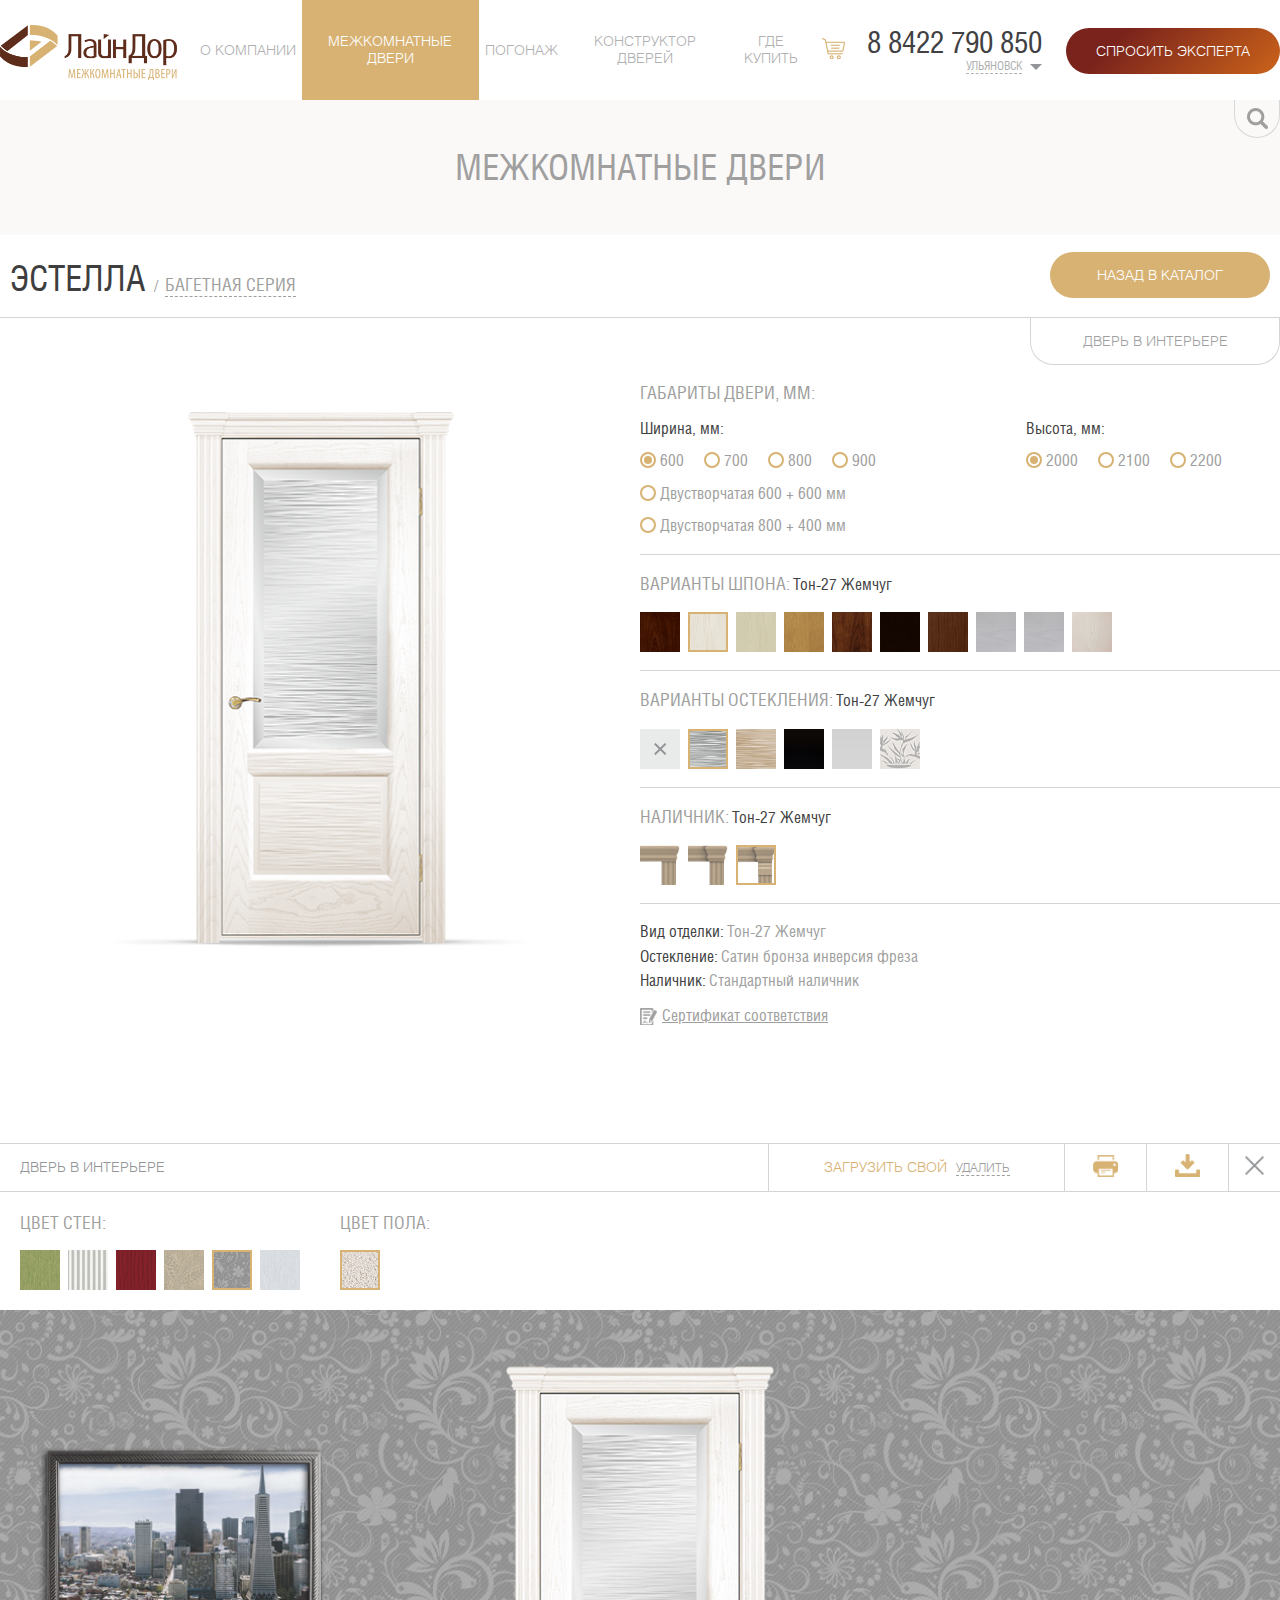
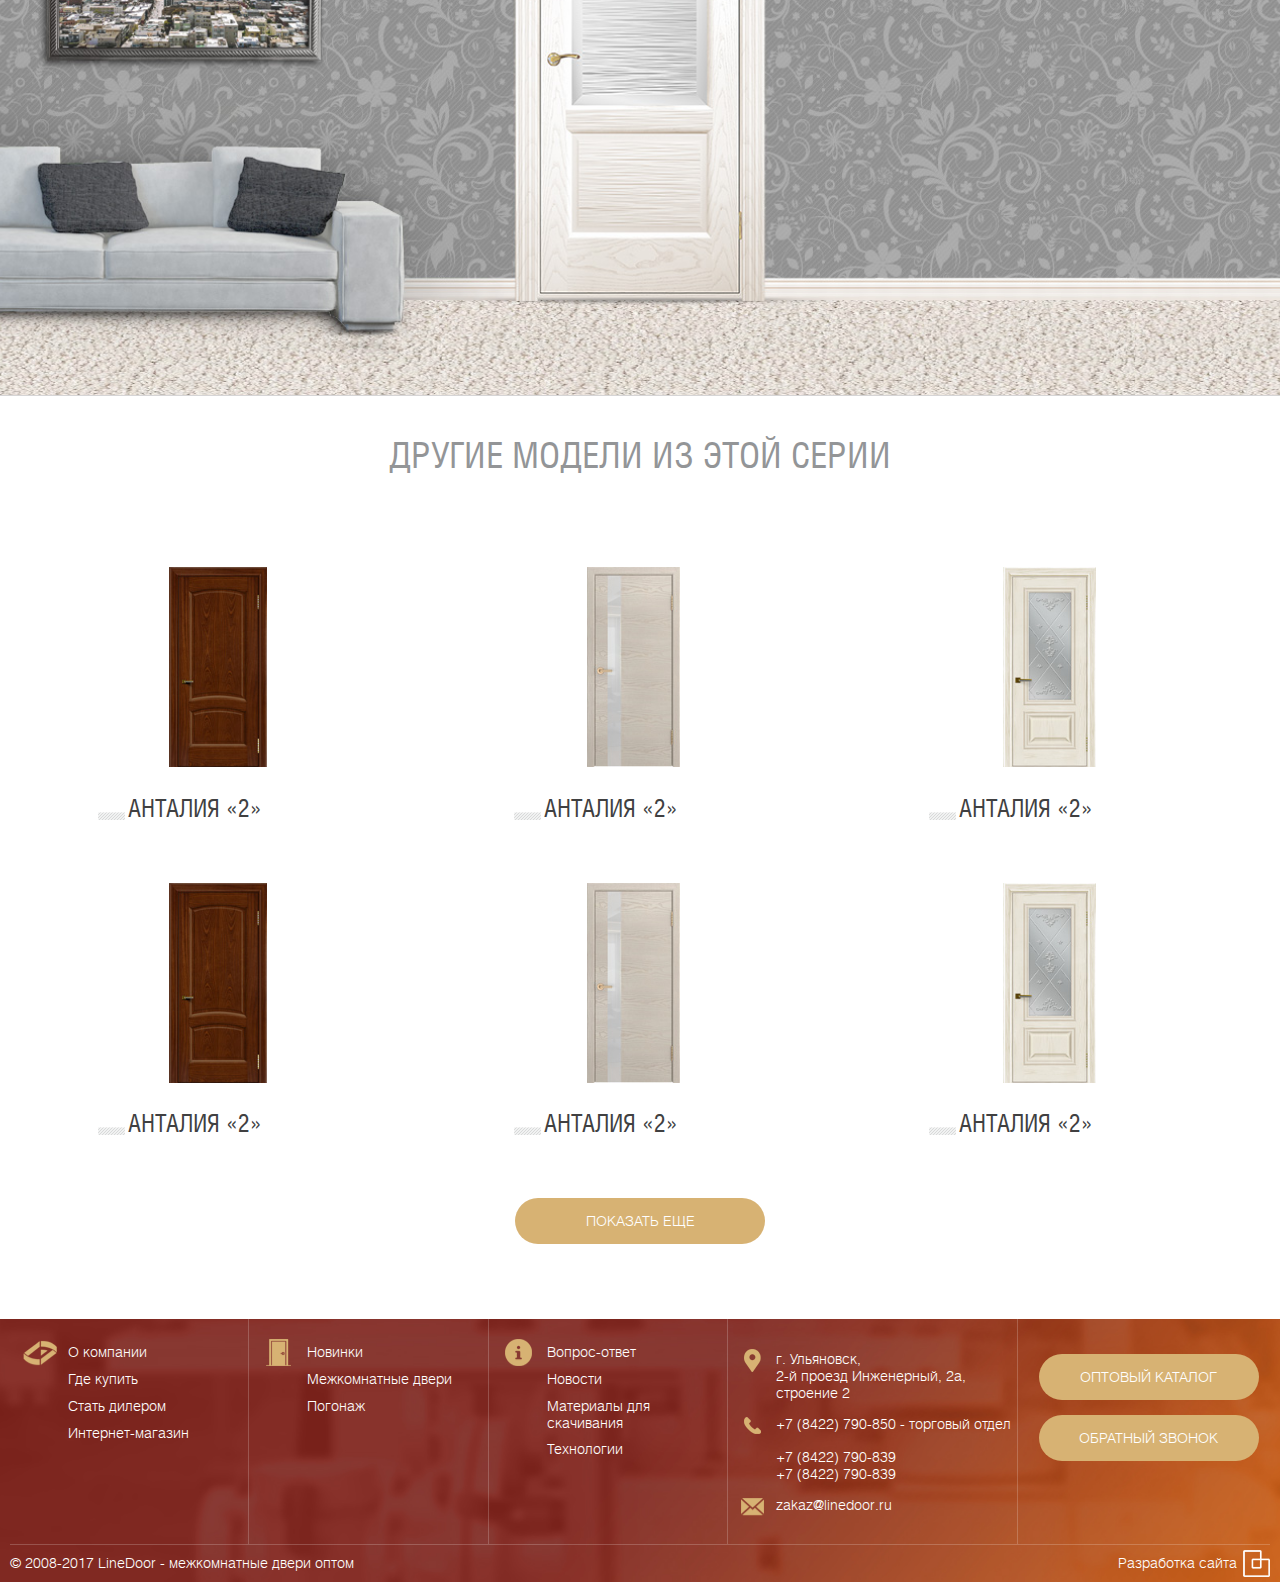
<file: index.html>
<!DOCTYPE html>
<html lang="ru">
<head>
	<meta charset="UTF-8">
	<meta http-equiv="X-UA-Compatible" content="IE=edge">
	<meta name="viewport" content="width=device-width, initial-scale=1">
	<title></title>
	<link rel="shortcut icon" href="">
	
	<link rel="stylesheet" href="css/font.css">
	

	
	<link href="css/style.css" type="text/css" rel="stylesheet" />
	<link href="css/style2.css" type="text/css" rel="stylesheet" charset='utf-8' />
	<link rel="stylesheet" href="css/main.css">
	<link rel="stylesheet" href="css/media.css">
</head>
<body>

<!-- header -->
<div class="block_section_menu_out">
	<div class="block_section_menu">
		<div class="block_search"><!-- open -->
			<div class="block_search_btn"><a href=""></a></div>
			<div class="block_search_open">
				<input type="text" class="inp_search" placeholder="Поиск по сайту">
				<input type="button" class="btn_search">
				<a href="" class="search_close"></a>
			</div>
		</div>
		<div class="header_right">
			<div class="header_tel">
				<span class="header_tel_text">8 8422 790 850</span><br>
				<span class="header_city"><a href="" class="header_city_link"><span>Ульяновск</span></a></span><br>
				
			</div>
			<div class="header_ask"><a href="">Спросить эксперта</a></div>
		</div>	
		<div class="menu_logo"></div>
		<div class="block_main_menu">
			<div class="header_menu_trigram">
				<a href="">
					<span class="header_menu_trigram_one"></span>
					<span class="header_menu_trigram_one"></span>
					<span class="header_menu_trigram_one"></span>
				</a>
				<div class="header_mainnav">
					<ul>
						<li><a href=""><span>О&nbsp;компании</span></a></li>
						<li><a href="" class="selected"><span>Межкомнатные двери</span></a></li>
						<li><a href=""><span>Погонаж</span></a></li>
						<li><a href=""><span>Конструктор дверей</span></a></li>
						<li><a href=""><span>Где купить</span></a></li>
						<li><a href=""><span><span class="ico_menu_basket"></span></span></a></li>
					</ul>
				</div>
			</div>
		</div><!-- block_main_menu -->
	</div>

</div>
<!-- END header -->

<div class="block_content_out block_section_bg_grey">
	<div class="block_content">
		<div class="block_top_head">
			<h1 class="head_grey_36 t_c">Межкомнатные двери</h1>
		</div>
	</div>
</div>

<div class="reset">
<section class="product">
	<div class="container2">
		<div class="product_header">

			<div class="product_breadcrumbs">
				<p class="product_name">эстелла</p>
				<a href="#">Багетная серия</a>
			</div>

			<div class="btn_catalog-back">
				<a href="#">
					<p class="catalog-back-text">Назад в каталог</p>
					<div class="catalog-back_xs">
						<img src="img/back-arrow.png" alt="">
					</div>
				</a>
			</div>

			<div class="clearfix"></div>
		</div>
	</div>

<!-- product_door-selection -->
  <div class="product_door-selection">
	<div class="container door-select_wrap">
		<div class="btn_door-interior">
			<a href="#">дверь в интерьере</a>
		</div>

		<div class="row">

			<div class="table-cell_door">
				<div class="door_img">
					<img src="img/door-selection-01.png" alt="">
				</div>
			</div>

			<div class="table-cell_menu">

				<div class="door_menu_item">
					<p class="door_menu_item_title">Габариты двери, мм:</p>
					<form class="door_form_dimensions row">
						<div class="door_menu_dimen_block">
							<p class="door_menu_dimen_title">Ширина, мм:</p>
							<div class="dimen_input_radio">
								<label>
								    <input class="dimen_radio" type="radio" name="width" checked>
								    <span class="radio-custom"></span>
								    <span class="label">600</span>
								</label>

								<label>
								    <input class="dimen_radio" type="radio" name="width">
								    <span class="radio-custom"></span>
								    <span class="label">700</span>
								</label>

								<label>
								    <input class="dimen_radio" type="radio" name="width">
								    <span class="radio-custom"></span>
								    <span class="label">800</span>
								</label>

								<label>
								    <input class="dimen_radio" type="radio" name="width">
								    <span class="radio-custom"></span>
								    <span class="label">900</span>
								</label>
							</div>
							<div class="dimen_input_radio">
								<label>
								    <input class="dimen_radio" type="radio" name="width">
								    <span class="radio-custom"></span>
								    <span class="label">Двустворчатая 600 + 600 мм</span>
								</label>
							</div>
							<div class="dimen_input_radio">
								<label>
								    <input class="dimen_radio" type="radio" name="width">
								    <span class="radio-custom"></span>
								    <span class="label">Двустворчатая 800 + 400 мм</span>
								</label>
							</div>

						</div>
						<div class="door_menu_dimen_block">
							<p class="door_menu_dimen_title">Высота, мм:</p>

							<div class="dimen_input_radio">
								<label>
								    <input class="dimen_radio" type="radio" name="height" checked>
								    <span class="radio-custom"></span>
								    <span class="label">2000</span>
								</label>

								<label>
								    <input class="dimen_radio" type="radio" name="height">
								    <span class="radio-custom"></span>
								    <span class="label">2100</span>
								</label>

								<label>
								    <input class="dimen_radio" type="radio" name="height">
								    <span class="radio-custom"></span>
								    <span class="label">2200</span>
								</label>
							</div>
						</div>
					</form>
				</div>

				<div class="door_menu_item">
					<p class="door_menu_item_title">Варианты шпона:</p>
					<p class="door_menu_item_subtitle">Тон-27 Жемчуг</p>

					<ul class="material_choice row">
						<li>
							<a href="#">
								<img src="img/shpon-01.png" alt="">
							</a>
						</li>

						<li>
							<a href="#" class="active">
								<img src="img/shpon-02.png" alt="">
							</a>
						</li>

						<li>
							<a href="#">
								<img src="img/shpon-03.png" alt="">
							</a>
						</li>

						<li>
							<a href="#">
								<img src="img/shpon-04.png" alt="">
							</a>
						</li>

						<li>
							<a href="#">
								<img src="img/shpon-05.png" alt="">
							</a>
						</li>

						<li>
							<a href="#">
								<img src="img/shpon-06.png" alt="">
							</a>
						</li>

						<li>
							<a href="#">
								<img src="img/shpon-07.png" alt="">
							</a>
						</li>

						<li>
							<a href="#">
								<img src="img/shpon-08.png" alt="">
							</a>
						</li>

						<li>
							<a href="#">
								<img src="img/shpon-09.png" alt="">
							</a>
						</li>

						<li>
							<a href="#">
								<img src="img/shpon-10.png" alt="">
							</a>
						</li>
					</ul>
						
					
				</div>

				<div class="door_menu_item">
					<p class="door_menu_item_title">Варианты Остекления:</p>
					<p class="door_menu_item_subtitle">Тон-27 Жемчуг</p>

					<ul class="material_choice row">
						<li>
							<a href="#">
								<img src="img/glazing-01.png" alt="">
							</a>
						</li>

						<li>
							<a href="#" class="active">
								<img src="img/glazing-02.png" alt="">
							</a>
						</li>

						<li>
							<a href="#">
								<img src="img/glazing-03.png" alt="">
							</a>
						</li>

						<li>
							<a href="#">
								<img src="img/glazing-04.png" alt="">
							</a>
						</li>

						<li>
							<a href="#">
								<img src="img/glazing-05.png" alt="">
							</a>
						</li>

						<li>
							<a href="#">
								<img src="img/glazing-06.png" alt="">
							</a>
						</li>
					</ul>
					
				</div>

				<div class="door_menu_item">
					<p class="door_menu_item_title">Наличник:</p>
					<p class="door_menu_item_subtitle">Тон-27 Жемчуг</p>

					<ul class="material_choice row">
						<li>
							<a href="#">
								<img src="img/corner-01.png" alt="">
							</a>
						</li>

						<li>
							<a href="#">
								<img src="img/corner-02.png" alt="">
							</a>
						</li>

						<li>
							<a href="#" class="active">
								<img src="img/corner-03.png" alt="">
							</a>
						</li>
					</ul>
				</div>

				<div class="door_menu_item">
					<div class="door_choice_block-text">
						<p class="door_choice_title">Вид отделки:</p>
						<p class="door_choice_name"> Тон-27 Жемчуг</p>
					</div>
					<div class="door_choice_block-text">
						<p class="door_choice_title">Остекление:</p>
						<p class="door_choice_name"> Сатин бронза инверсия фреза</p>
					</div>
					<div class="door_choice_block-text">
						<p class="door_choice_title">Наличник:</p>
						<p class="door_choice_name"> Стандартный наличник</p>
					</div>

					<a href="#" class="door_choice_cert">Сертификат соответствия</a>
				</div>

			</div>

		</div>
	</div>
  </div>
<!-- END product_door-selection -->

<!-- product_door-interior -->
  <div class="product_door-interior">
	<div class="container">
		<ul class="product_main-top">
			<li class="door-interior">
				<p>дверь в интерьере</p>
			</li>
			<li class="prod_upload">
				<a href="#" class="prod_upload-your">загрузить свой</a>
				<a href="#" class="prod_remove">удалить</a>
			</li>
			<li class="prod_print">
				<a href="#">
					<img src="img/prod_print.png" alt="">
				</a>
			</li>
			<li class="prod_down">
				<a href="#">
					<img src="img/prod_down.png" alt="">
				</a>
			</li>
			<li class="prod_exit">
				<a href="#">
					<img src="img/prod_exit.png" alt="">
				</a>
			</li>
		</ul>

		<ul class="product_color">
			<li class="prod_color-walls">
				<p class="color_title">Цвет стен:</p>

				<ul class="color_choice row">
					<li>
						<a href="#">
							<img src="img/color-walls-01.jpg" alt="">
						</a>
					</li>
					<li>
						<a href="#">
							<img src="img/color-walls-02.jpg" alt="">
						</a>
					</li>
					<li>
						<a href="#">
							<img src="img/color-walls-03.jpg" alt="">
						</a>
					</li>
					<li>
						<a href="#">
							<img src="img/color-walls-04.jpg" alt="">
						</a>
					</li>
					<li>
						<a href="#" class="active">
							<img src="img/color-walls-05.jpg" alt="">
						</a>
					</li>
					<li>
						<a href="#">
							<img src="img/color-walls-06.jpg" alt="">
						</a>
					</li>
				</ul>
			</li>

			<li class="prod_color-floor">
				<p class="color_title">Цвет пола:</p>

				<ul class="color_choice row">
					<li>
						<a href="#" class="active">
							<img src="img/color-floor-01.jpg" alt="">
						</a>
					</li>

				</ul>
			</li>
		</ul>
	</div>

	<div class="container">
		<div class="product_display"></div>
	</div>
  </div>
<!-- END product_door-interior -->

</section>

<section class="other-models">
	<div class="container2">
		<h3>Другие модели из этой серии</h3>
		
		<ul class="models_list row">
			<li>
				<a href="#">
					<span class="model_img">
						<img src="img/model-dor-01.jpg" alt="">
					</span>
					<p class="model_name">АНТАЛИЯ «2»</p>
				</a>
			</li>
			<li>
				<a href="#">
					<span class="model_img">
						<img src="img/model-dor-02.jpg" alt="">
					</span>
					<p class="model_name">АНТАЛИЯ «2»</p>
				</a>
			</li>
			<li>
				<a href="#">
					<span class="model_img">
						<img src="img/model-dor-03.jpg" alt="">
					</span>
					<p class="model_name">АНТАЛИЯ «2»</p>
				</a>
			</li>
			<li>
				<a href="#">
					<span class="model_img">
						<img src="img/model-dor-01.jpg" alt="">
					</span>
					<p class="model_name">АНТАЛИЯ «2»</p>
				</a>
			</li>
			<li class="active">
				<a href="#">
					<span class="model_img">
						<img src="img/model-dor-02.jpg" alt="">
					</span>
					<p class="model_name">АНТАЛИЯ «2»</p>
				</a>
			</li>
			<li>
				<a href="#">
					<span class="model_img">
						<img src="img/model-dor-03.jpg" alt="">
					</span>
					<p class="model_name">АНТАЛИЯ «2»</p>
				</a>
			</li>
		</ul>

		<div class="btn_show-more">
			<a href="#">Показать еще</a>
		</div>
	</div>
</section>
</div>

<!-- footer -->
<div class="block_footer">
	<div class="footer_menu_mobile open">
		<div class="footer_menu_mobile_head"><a href="">Меню</a></div>
		<ul class="footer_menu">
			<li><a href="" class="ico_logo">О компании</a></li>
			<li><a href="">Где купить</a></li>
			<li><a href="">Стать дилером</a></li>
			<li><a href="">Интернет-магазин</a></li>
		</ul>
		<ul class="footer_menu">
			<li><a href="" class="ico_door">Новинки</a></li>
			<li><a href="">Межкомнатные двери</a></li>
			<li><a href="">Погонаж</a></li>
		</ul>
		<ul class="footer_menu">
			<li><a href="" class="ico_info">Вопрос-ответ</a></li>
			<li><a href="">Новости</a></li>
			<li><a href="">Материалы для скачивания</a></li>
			<li><a href="">Технологии</a></li>
		</ul>
	</div>
	<footer>
		<div class="footer_colum">
			<ul class="footer_menu">
				<li><a href="" class="ico_logo">О компании</a></li>
				<li><a href="">Где купить</a></li>
				<li><a href="">Стать дилером</a></li>
				<li><a href="">Интернет-магазин</a></li>
			</ul>
		</div>
		<div class="footer_colum">
			<ul class="footer_menu">
				<li><a href="" class="ico_door">Новинки</a></li>
				<li><a href="">Межкомнатные двери</a></li>
				<li><a href="">Погонаж</a></li>
			</ul>
		</div>
		<div class="footer_colum">
			<ul class="footer_menu">
				<li><a href="" class="ico_info">Вопрос-ответ</a></li>
				<li><a href="">Новости</a></li>
				<li><a href="">Материалы для скачивания</a></li>
				<li><a href="">Технологии</a></li>
			</ul>
		</div>
		<div class="footer_colum4">
			<p class="p_ico ico_loc">г. Ульяновск,<br> 2-й проезд Инженерный, 2а, строение 2</p>
			<p class="p_ico ico_tel">+7 (8422) 790-850 - торговый отдел <br><br>
			+7 (8422) 790-839 <br>
			+7 (8422) 790-839
			</p>
			<p class="p_ico ico_mail"><a href="">zakaz@linedoor.ru</a></p>
		</div>
		<div class="footer_colum5">
			<p><a href="" class="btn_lightbrown wdt220px">Оптовый каталог</a></p>
			<p><a href="" class="btn_lightbrown wdt220px">Обратный звонок</a></p>
		</div>
	</footer>
	<div class="footer_sub">
		<div>
			<div class="footer_copy">&copy; 2008-2017 LineDoor - межкомнатные двери оптом</div>
			<div class="footer_interra"><a href="">Разработка сайта</a></div>
		</div>
	</div>
</div>
<!-- END footer -->

	<script src="https://ajax.googleapis.com/ajax/libs/jquery/1.11.1/jquery.min.js"></script>
	<script type="text/javascript" src="js/main.js"></script>
</body>
</html>
</file>
<file: css/font.css>
@font-face {    font-family: 'helios';    src: url('../fonts/heliosthin-webfont.eot');    src: url('../fonts/heliosthin-webfont.eot?#iefix') format('embedded-opentype'),         url('../fonts/heliosthin-webfont.woff2') format('woff2'),         url('../fonts/heliosthin-webfont.woff') format('woff'),         url('../fonts/heliosthin-webfont.ttf') format('truetype');    font-weight: 200;    font-style: normal;}@font-face {    font-family: 'helios';    src: url('../fonts/helioslight-webfont.eot');    src: url('../fonts/helioslight-webfont.eot?#iefix') format('embedded-opentype'),         url('../fonts/helioslight-webfont.woff2') format('woff2'),         url('../fonts/helioslight-webfont.woff') format('woff'),         url('../fonts/helioslight-webfont.ttf') format('truetype');    font-weight: 300;    font-style: normal;}@font-face {    font-family: 'helioscond';    src: url('../fonts/helioscond-webfont.eot');    src: url('../fonts/helioscond-webfont.eot?#iefix') format('embedded-opentype'),         url('../fonts/helioscond-webfont.woff2') format('woff2'),         url('../fonts/helioscond-webfont.woff') format('woff'),         url('../fonts/helioscond-webfont.ttf') format('truetype');    font-weight: 400;    font-style: normal;}@font-face {    font-family: 'helioscond';    src: url('../fonts/helioscond-bold-webfont.eot');    src: url('../fonts/helioscond-bold-webfont.eot?#iefix') format('embedded-opentype'),         url('../fonts/helioscond-bold-webfont.woff2') format('woff2'),         url('../fonts/helioscond-bold-webfont.woff') format('woff'),         url('../fonts/helioscond-bold-webfont.ttf') format('truetype');    font-weight: 700;    font-style: normal;}
</file>
<file: css/style.css>
.head_36{	display: block;	position: relative;	color: #414042;	font-size: 36px;	text-transform: uppercase;	font-family: helioscond, arial;	margin: 0;	padding: 0;	font-weight: normal;}@media (max-width: 500px){	.head_36	{		font-size: 18px;	}}.head_grey_36{	display: block;	position: relative;	color: #a09fa0;	font-size: 36px;	text-transform: uppercase;	font-family: helioscond, arial;	margin: 0;	padding: 0;	font-weight: normal;}@media (max-width: 500px){	.head_grey_36	{		font-size: 18px;	}}.head_grey_18{	display: block;	position: relative;	color: #a09fa0;	font-size: 18px;	text-transform: uppercase;	font-family: helioscond, arial;	margin: 15px 0;	padding: 0;	font-weight: bold;}@media (max-width: 500px){	.head_grey_18	{		font-size: 16px;	}}.head_brown_18{	display: block;	position: relative;	color: #d7b273;	font-size: 18px;	text-transform: uppercase;	font-family: helioscond, arial;	margin: 15px 0;	padding: 0;	font-weight: bold;}@media (max-width: 500px){	.head_brown_18	{		font-size: 16px;	}}.f_r{	float: right;}.f_l{	float: left;}.t_c{	text-align: center;}.v_m{	display: inline-block;	vertical-align: middle;}.t_r{	text-align: right !important;}.t_l{	text-align: left !important;}
</file>
<file: css/style2.css>
@charset "utf-8";
*, *::before, *::after
{
	box-sizing: border-box;
	-moz-box-sizing: border-box;
	-webkit-box-sizing: border-box;
	-webkit-tap-highlight-color: rgba(0,0,0,0); 
	-webkit-tap-highlight-color: transparent; 
}
*, a:active, a:hover, a:focus
{ 
	outline: none !important; 
}
header, nav, section, article, aside, footer 
{
   display:block;
}
html
{
	height: 100%;
}
body
{
	position:relative;
	max-width: 1920px;
	min-width: 320px;
	height:auto !important;
	height:100%;
	min-height:100%;
	vertical-align: top;
	margin: 0 auto; 
	font-size: 14px;
	line-height: 1.2;
	color: #48535f;
	font-family: 'helios', sans-serif;
	background: #fff;
	font-weight: normal;
} 
input, textarea, button {
   -webkit-appearance: none; 
	-moz-appearance: none; 
	-ms-appearance: none; 
	-o-appearance: none; 
	appearance: none;
	-webkit-border-radius: 0; 
	font-family: 'helios', sans-serif;
}	
td
{
	font-size: 14px;
	color: #48535f;
}
table 
{
	border-collapse: collapse;
}
a
{
	color: #48535f;
	text-decoration: underline;
}
a:hover
{
	color: #48535f;
	text-decoration: none;
}
ul, ol
{
	margin: 0;
	padding: 0;
}
ol li
{
	margin: 10px 0 0 17px;
	padding: 0;
}
li
{
	padding: 0;
	margin: 0 0 0 15px;
}
img
{
	border: 0;
	vertical-align: top;
}
p
{
	padding: 0;
	margin: 15px 0;
}
.ryb
{
	font-family: alsrubl, arial;
	text-transform: none;
}
.clear 
{
	height: 0;
	font-size: 0;
	overflow: hidden;
	clear: both; 
}
.block_section_head
{
	position: relative;
	width: 100%;
	max-width: 1920px;
	margin: 0 auto;
	min-height: 490px;
	background: #000;
	overflow: hidden;
}


@media (min-width: 1161px){
	.block_section_head
	{
		height: calc(100vh - 100px);
	}
}
@media (max-width: 1160px){
	.block_section_head
	{
		height: calc(100vh - 68px);
	}
}


.section_head_bg *{
/*	-webkit-transition: all 0.6s linear;
	-moz-transition: all 0.6s linear;
	-o-transition: all 0.6s linear;
	-ms-transition: all 0.6s linear;
	transition: all 0.6s linear;
*/	/*will-change: transform, transform-origin; */
} 
.section_head_bg /* возникают баги при маленькой ширине и большой высоте если не ограничить ширину. */
{
	position: absolute;
	top: 0;
	left: 50%;
	right: 0;
	bottom: 0;
	/*margin: 0 0 0 -960px;*/
	width: 100%;
	min-width: 1024px; 
	overflow: hidden;
	-o-transform: translate3d(-50%,0,0);
	-ms-transform: translate3d(-50%,0,0);
	-moz-transform: translate3d(-50%,0,0);
	-webkit-transform: translate3d(-50%,0,0);
	transform:  translate3d(-50%,0,0);
}

.section_head_bgleft
{
	position: absolute;
	top: 0;
	left: 0;
	right: 0;
	bottom: 0;
	overflow: hidden;
	animation: section_head_bgleft_anim 1s linear;	
	animation-fill-mode: both;
}
@keyframes section_head_bgleft_anim {
	0% {
		-o-transform: skewX(0deg) translate3d(-50%,0,0);
		-ms-transform: skewX(0deg) translate3d(-50%,0,0);
		-moz-transform: skewX(0deg) translate3d(-50%,0,0);
		-webkit-transform: skewX(0deg) translate3d(-50%,0,0);
		transform: skewX(0deg) translate3d(-50%,0,0);
		transform-origin: 0% 50%;
	}
	100% {
		-o-transform: skewX(-45deg) translate3d(-50%,0,0);
		-ms-transform: skewX(-45deg) translate3d(-50%,0,0);
		-moz-transform: skewX(-45deg) translate3d(-50%,0,0);
		-webkit-transform: skewX(-45deg) translate3d(-50%,0,0);
		transform: skewX(-45deg) translate3d(-50%,0,0);
		transform-origin: 0% 50%;
	}
}
.section_head_bgleft > div
{
	position: absolute;
	top: 0;
	left: 0;
	right: 0;
	bottom: 0;
	/*background: #ff00ff;*/
	background: url("../img/section_head_bgleft.jpg") no-repeat center / cover; /* сделать двойной фон для мобилок другой */
	animation: section_head_bgleft_div_anim 1s linear;	
	animation-fill-mode: both;
	opacity: 0.27;
}
@keyframes section_head_bgleft_div_anim {
	0% {
		-o-transform: skewX(0deg);
		-ms-transform: skewX(0deg);
		-moz-transform: skewX(0deg);
		-webkit-transform: skewX(0deg);
		transform: skewX(0deg);
		transform-origin: 0% 0%;
	}
	100% {
		-o-transform: skewX(45deg);
		-ms-transform: skewX(45deg);
		-moz-transform: skewX(45deg);
		-webkit-transform: skewX(45deg);
		transform: skewX(45deg);
		transform-origin: 0% 0%;
	}
}
.section_head_bgright
{
	position: absolute;
	top: 0;
	left: 0;
	right: 0;
	bottom: 0;
	overflow: hidden;
	animation: section_head_bgright_anim 1s linear;	
	animation-fill-mode: both;
}
@keyframes section_head_bgright_anim {
	0% {
		-o-transform: skewX(0deg) translate3d(50%,0,0);
		-ms-transform: skewX(0deg) translate3d(50%,0,0);
		-moz-transform: skewX(0deg) translate3d(50%,0,0);
		-webkit-transform: skewX(0deg) translate3d(50%,0,0);
		transform: skewX(0deg) translate3d(50%,0,0);
		transform-origin: 0% 50%;
	}
	100% {
		-o-transform: skewX(-45deg) translate3d(50%,0,0);
		-ms-transform: skewX(-45deg) translate3d(50%,0,0);
		-moz-transform: skewX(-45deg) translate3d(50%,0,0);
		-webkit-transform: skewX(-45deg) translate3d(50%,0,0);
		transform: skewX(-45deg) translate3d(50%,0,0);
		transform-origin: 0% 50%;
	}
}
.section_head_bgright > div
{
	position: absolute;
	top: 0;
	left: 0;
	right: 0;
	bottom: 0;
	/*background: #fff000;*/
	background: url("../img/section_head_bgright.jpg") no-repeat top left / cover;
	animation: section_head_bgright_div_anim 1s linear;	
	animation-fill-mode: both;
	opacity: 0.27;
}
@keyframes section_head_bgright_div_anim {
	0% {
		-o-transform: skewX(0deg);
		-ms-transform: skewX(0deg);
		-moz-transform: skewX(0deg);
		-webkit-transform: skewX(0deg);
		transform: skewX(0deg);
		transform-origin: 0% 100%;
	}
	100% {
		-o-transform: skewX(45deg);
		-ms-transform: skewX(45deg);
		-moz-transform: skewX(45deg);
		-webkit-transform: skewX(45deg);
		transform: skewX(45deg);
		transform-origin: 0% 100%;
	}
}
.section_head_bgleft > div,
.section_head_bgright > div
{
	-webkit-transition: all 0.5s ease;
	-moz-transition: all 0.5s ease;
	-o-transition: all 0.5s ease;
	-ms-transition: all 0.5s ease;
	transition: all 0.5s ease;
}
@media (min-width: 768px){
	.section_head_bgleft:hover > div,
	.section_head_bgright:hover > div
	{
		opacity: 1;
		-webkit-transition: all 0.5s ease;
		-moz-transition: all 0.5s ease;
		-o-transition: all 0.5s ease;
		-ms-transition: all 0.5s ease;
		transition: all 0.5s ease;
	}
}
/*@media (max-width: 768px){
	.section_head_bgleft > div
	{
		animation: section_head_bgleft_o_anim 10s infinite ease;		
	}
	@keyframes section_head_bgleft_o_anim {
		0% {
			opacity: 0;
		}
		30%, 100% {
			opacity: 1;
		}
	}
	.section_head_bgright:hover > div
	{
		animation: section_head_bgright_o_anim 10s infinite ease;		
		animation-delay: 10s;
	}
	@keyframes section_head_bgright_o_anim {
		0% {
			opacity: 0;
		}
		30%, 100% {
			opacity: 1;
		}
	}
}
*/

.header_content
{
	position: absolute;
	top: 50%;
	left: 0;
	right: 0;
	-o-transform: translate3d(0,-50%,0);
	-ms-transform: translate3d(0,-50%,0);
	-moz-transform: translate3d(0,-50%,0);
	-webkit-transform: translate3d(0,-50%,0);
	transform:  translate3d(0,-50%,0);
	pointer-events: none;
}
.header_content *
{
	-webkit-transition: all 0.3s linear;
	-moz-transition: all 0.3s linear;
	-o-transition: all 0.3s linear;
	-ms-transition: all 0.3s linear;
	transition: all 0.3s linear;
}
.header_logo
{
	position: relative;
	text-align: center;
	margin: 0 auto;
	animation: header_logo_anim 2s ease;
	animation-fill-mode: both;
	background: url("../img/logo_color.png") no-repeat center / contain;
	width: 373px;
	height: 303px;
}
@media (min-width: 768px){
	.block_section_head:hover .header_logo
	{
		background: url("../img/logo.png") no-repeat center  / contain;
	}	
}
@keyframes header_logo_anim {
	0%
	{
		opacity: 0;	
	}
	100%
	{
		opacity: 1;	
	}
}
.header_logo img
{
	max-width: 100%;
}
.header_logo a
{
	display: block;
	position: absolute;
	top: 0;
	left: 0;
	right: 0;
	bottom: 0;
}
@media (max-width: 770px){
	.header_logo
	{
		width: 260px;
		height: 212px;
		/*max-width: 260px;*/
	}
}
@media (max-width: 400px){
	.header_logo
	{
		width: 215px;
		height: 175px;
		/*max-width: 215px;*/
	}
}
.header_text1
{
	position: relative;
	max-width: 550px;
	color: #fff;
	font-weight: 300;
	font-size: 36px;
	line-height: 1.2;
	font-weight: 200;
	margin: 0 auto;
	padding: 10vh 2% 7vh 2%;
	animation: header_text1_anim 1s linear;
	animation-fill-mode: both;
}
@keyframes header_text1_anim {
	0%
	{
		-webkit-transform: translate3d(-250px,0,0);
		-moz-transform: translate3d(-250px,0,0);
		-o-transform: translate3d(-250px,0,0);
		transform: translate3d(-250px,0,0);
		opacity: 0;	
	}
	100%
	{
		-webkit-transform: translate3d(0,0,0);
		-moz-transform: translate3d(0,0,0);
		-o-transform: translate3d(0,0,0);
		transform: translate3d(0,0,0);
		opacity: 1;	
	}
}
.header_text1 span
{
	position: relative;
	display: inline-block;
}
.header_text1 span:after
{
	content: "";
	position: relative;
	display: inline-block;
	width: 50px;
	height: 15px;
	background: url("../img/head_kv.png") repeat top left;
	margin: 0 0 0 25px;
}
.header_text2
{
	position: relative;
	max-width: 550px;
	color: #fff;
	font-weight: 300;
	font-size: 36px;
	line-height: 1.2;
	font-weight: 200;
	margin: 0 auto;
	padding: 0 2% 0 4%;
	animation: header_text2_anim 1s linear;
	animation-fill-mode: both;
}
@keyframes header_text2_anim {
	0%
	{
		-webkit-transform: translate3d(250px,0,0);
		-moz-transform: translate3d(250px,0,0);
		-o-transform: translate3d(250px,0,0);
		transform: translate3d(250px,0,0);
		opacity: 0;	
	}
	100%
	{
		-webkit-transform: translate3d(0,0,0);
		-moz-transform: translate3d(0,0,0);
		-o-transform: translate3d(0,0,0);
		transform: translate3d(0,0,0);
		opacity: 1;	
	}
}

.header_text2 span
{
	position: relative;
	display: inline-block;
	padding: 0 0 0 76px;
}
.header_text2 span:after
{
	content: "";
	position: absolute;
	top: 18px;
	left: 0;
	display: inline-block;
	width: 50px;
	height: 15px;
	background: url("../img/head_kv.png") repeat top left;
}
@media (max-width: 768px){
	.header_text1, .header_text2
	{
		font-size: 18px;
		max-width: 260px;
	}
	.header_text1
	{
		text-align: right;
	}
	.header_text2 span:after
	{
		top: 3px;
	}
}
.ico_mouse
{
	position: absolute;
	bottom: 3vh;
	left: 50%;
	margin: 0 0 0 -25px;
	width: 50px;
	height: 50px;
	border-radius: 50%; 
	-moz-border-radius: 50%; 
	-webkit-border-radius: 50%;
	background: #d7b273 url("../img/ico_mouse.png") no-repeat center / 21px;
	animation: ico_mouse_anim 3s infinite ease;
	animation-fill-mode: both;
}
.ico_mouse a
{
	display: block;
	width: 100%;
	height: 50px;
}
@keyframes ico_mouse_anim  {
	0%, 100%
	{
		-webkit-transform: scale(1,1);
		-moz-transform: scale(1,1);
		-o-transform: scale(1,1);
		transform: scale(1,1);
	}
	50%
	{
		-webkit-transform: scale(1.1,1.1);
		-moz-transform: scale(1.1,1.1);
		-o-transform: scale(1.1,1.1);
		transform: scale(1.1,1.1);
	}
}


.block_section_menu_out
{
	position: relative;
	margin: 0 auto;
	max-width: 1920px;
	background: #fff;
	z-index: 101;
}

.fixed-block
{
	position: relative;
	margin: 0 auto;
	max-width: 1920px;
	background: #fff;
	z-index: 101;
	padding: 0 10px;
	box-shadow: 0px 7px 5px rgba(0,0,0,0.1); 
	-moz-box-shadow: 0px 7px 5px rgba(0,0,0,0.1); 
	-webkit-box-shadow: 0px 7px 5px rgba(0,0,0,0.1);
	background: #fff;
}

.block_section_menu
{	
	position: relative;
	max-width: 1422px;
	min-height: 68px;
	margin: 0 auto;
}
.header_right
{	
	position: absolute;
	top: 27px;
	right: 0;
	white-space: nowrap;
	text-align: right;
}
@media (max-width: 1160px){
	.header_right
	{	
		top: 11px;
	}
}
.header_tel
{
	display: inline-block;
	font-family: helioscond, arial;
	vertical-align: middle;
	padding: 0 20px 0 0;
}
.header_tel_text
{
	display: inline-block;
	color: #414042;
	font-size: 30px;
	line-height: 1;
}
.header_tel_text a
{
	color: #414042;
	text-decoration: none;	
}
@media (max-width: 560px){
	.header_tel_text
	{
		font-size: 18px;
	}	
}
.header_city
{
	display: inline-block;
}
.header_city a
{
	position: relative;
	display: inline-block;
	color: #b0b0b1;
	font-size: 12px;
	text-decoration: none;
	text-transform: uppercase;
	padding: 0 20px 0 0;
}
.header_city a:after
{
	content: "";
	position: absolute;
	top: 50%;
	right: 0;
	margin: -3px 0 0 0;
	width: 0;
	height: 0;
	border-left: 6px solid transparent;
	border-right: 6px solid transparent;
	border-top: 6px solid #939598;	
}
.header_city a span
{
	display: inline-block;
	border-bottom: #b0b0b1 1px dashed;
}
@media (min-width: 768px){
	.header_city a:hover span
	{
		display: inline-block;
		border-bottom: transparent 1px dashed;
	}
}
.header_ask
{
	display: inline-block;
	vertical-align: middle;
}
.header_ask a, .header_ask a:hover,
.btn_darkbrown, .btn_darkbrown:hover
{
	display: inline-block;
	padding: 0 30px;
	line-height: 46px;
	color: #fff;
	font-size: 14px;
	font-weight: 300;
	text-transform: uppercase;
	text-decoration: none;
	background: #7a231c;
	background: -moz-linear-gradient(-45deg,  #7a231c 0%, #7a231c 24%, #cb631a 100%);
	background: -webkit-linear-gradient(-45deg,  #7a231c 0%,#7a231c 24%,#cb631a 100%);
	background: linear-gradient(135deg,  #7a231c 0%,#7a231c 24%,#cb631a 100%);
	filter: progid:DXImageTransform.Microsoft.gradient( startColorstr='#7a231c', endColorstr='#cb631a',GradientType=1 );
	border-radius: 23px; 
	-moz-border-radius: 23px; 
	-webkit-border-radius: 23px;
	text-align: center;
}
@media (max-width: 760px){
	.header_ask a, .header_ask a:hover
	{
		width: 46px;
		height: 46px;
		font-size: 0;
		padding: 0;
		background: #7a231c url("../img/ico_pen.png") no-repeat center / 24px;
		background: url("../img/ico_pen.png") no-repeat center / 24px, -moz-linear-gradient(-45deg,  #7a231c 0%, #7a231c 24%, #cb631a 100%);
		background: url("../img/ico_pen.png") no-repeat center / 24px, -webkit-linear-gradient(-45deg,  #7a231c 0%,#7a231c 24%,#cb631a 100%);
		background: url("../img/ico_pen.png") no-repeat center / 24px, linear-gradient(135deg,  #7a231c 0%,#7a231c 24%,#cb631a 100%);
	}
}
.menu_logo
{
	position: absolute;
	top: 25px;
	left: 0;
	width: 194px;
	height: 68px;
	padding: 0 14px 0 0;
	background: url("../img/logo2.png") no-repeat left top / 177px;
}
.block_main_menu
{
	position: relative;
	margin: 0 430px 0 194px;
}

@media (max-width: 1160px){
	.menu_logo
	{
		top: 11px;
		left: 80px;
	}	
	.block_main_menu
	{
		position: relative;
		margin: 0;
	}
}
@media (max-width: 560px){
	.menu_logo
	{
		left: 40px;
		background: url("../img/logo3.png") no-repeat left top / 58px;
	}
}

@media (min-width: 1161px){
	.header_menu_trigram 
	{
		position: relative;
		height: 100px;
	}
	.header_menu_trigram > a
	{
		display: none;
	}
	.header_mainnav
	{
		position: relative;
	}
	.header_mainnav ul
	{
		display: table;
		width: 100%;
		height: 100px;
		margin: 0;
		padding: 0;
		list-style: none;
	}
	.header_mainnav > ul > li
	{
		display: table-cell;
		margin: 0;
		padding: 0;
		vertical-align: middle;
		text-align: center;
	}
	.header_mainnav > ul > li > a
	{
		position: relative;
		display: table;
		width: 100%;
		height: 100%;
		color: #b0b0b1;
		font-size: 14px;
		font-weight: 300;
		text-decoration: none;
		text-transform: uppercase;
		padding: 10px 5px 10px 5px;
		border-left: #fff 1px solid;
	}
	.header_mainnav > ul > li > a:hover,
	.header_mainnav > ul > li > a.selected
	{
		color: #fff;
		background: #d7b273;
	}
	.header_mainnav > ul > li > a > span
	{
		position: relative;
		display: table-cell;
		width: 100%;
		height: 100%;
		vertical-align: middle;
		text-align: center;
	}
	.header_mainnav > ul > li > a:hover .ico_menu_basket,
	.header_mainnav > ul > li > a.selected .ico_menu_basket
	{
		background: url("../img/ico_menu_basket_white.png") no-repeat center / 23px;
	}
}

@media (max-width: 1160px){
	.header_menu_trigram 
	{
		position: absolute;
		top: 0;
		left: -10px;
		width: 48px;
		height: 68px;
		cursor: pointer;
		display: block;
		background: #fff;
		z-index: 30;
	}
	.header_menu_trigram > a
	{
		position: relative;
		display: block;
		width: 48px;
		height: 68px;
	}
	.header_menu_trigram_one {
    	position: absolute;
    	background-color: #5e2c1b;
    	display: block;
    	height: 4px;
    	left: 9px;
    	right: 9px;
    	top: 34px;
    	transition: top 0.2s ease 0.25s, left 0.2s ease 0.25s, opacity 0.2s ease 0.25s, transform 0.2s ease 0s;
	}
	.header_menu_trigram_one:first-child {
    	top: 27px;
	}
	.header_menu_trigram_one:first-child + .header_menu_trigram_one + .header_menu_trigram_one {
    	top: 41px;
	}
	.header_menu_trigram.open 
	{
		/*background: #414042;*/
	}
	.header_menu_trigram.open .header_menu_trigram_one {
    	left: 10px;
    	opacity: 0;
    	transition: background 0.2s ease 0s, top 0.2s ease 0s, left 0.2s ease 0s, opacity 0.2s ease 0s, transform 0.2s ease 0.25s;
	}
	.header_menu_trigram.open .header_menu_trigram_one:first-child {
    	left: 10px;
    	opacity: 1;
    	top: 34px;
    	transform: rotate(45deg);
	}
	.header_menu_trigram.open .header_menu_trigram_one:first-child + .header_menu_trigram_one + .header_menu_trigram_one {
    	left: 10px;
    	opacity: 1;
    	top: 34px;
    	transform: rotate(-45deg);
	}
	.header_menu_trigram.open .header_mainnav
	{
		display: block;
	}
	.header_mainnav
	{
		display: none;
		position: absolute;
		top: 68px;
		left: 0;
		width: 320px;
		z-index: 5;
		box-shadow: 1px 1px 1px rgba(0,0,0,0.1); 
		-moz-box-shadow: 1px 1px 1px rgba(0,0,0,0.1); 
		-webkit-box-shadow: 1px 1px 1px rgba(0,0,0,0.1); 
	}
	.header_mainnav ul
	{
		background: #fff;
		margin: 0;
		padding: 0;
		list-style: none;
	}
	.header_mainnav > ul > li
	{
		margin: 0;
		padding: 0;
	}
	.header_mainnav > ul > li > a
	{
		position: relative;
		display: block;
		color: #b0b0b1;
		font-size: 14px;
		text-decoration: none;
		text-transform: uppercase;
		font-weight: 300;
		padding: 10px 20px 10px 10px;
		border-bottom: #ededee 1px solid;
	}
	.header_mainnav > ul > li > a.selected
	{
		color: #fff;
		background: #d7b273;
	}
	.header_mainnav > ul > li > a:after
	{
		content: "";
		position: absolute;
		top: 50%;
		right: 10px;
		margin: -4px 0 0 0;
		width: 0;
		height: 0;
		border-top: 4px solid transparent;
		border-left: 6px solid #d7b273;
		border-bottom: 4px solid transparent;	
	}
	.header_mainnav > ul > li > a.selected:after
	{
		border-left: 6px solid #fff;
	}
}	
.ico_menu_basket
{
	display: inline-block;
	width: 23px;
	height: 21px;
	background: url("../img/ico_menu_basket.png") no-repeat center / 23px;
}
.header_mainnav > ul > li > a.selected .ico_menu_basket
{
	background: url("../img/ico_menu_basket_white.png") no-repeat center / 23px;
}
.block_search
{
	position: absolute;
	left: 0;
	right: 0;
	bottom: -38px;
	height: 38px;
	overflow: hidden;
}
.block_search_btn
{
	position: absolute;
	right: 0;
	top: 0;
	width: 46px;
	height: 38px;
}
.block_search_btn a
{
	display: block;
	border: #d7d7d7 1px solid;
	border-top: 0;
	height: 38px;
	border-radius: 0 0 23px 23px; 
	-moz-border-radius: 0 0 23px 23px; 
	-webkit-border-radius: 0 0 23px 23px; 
	background: url("../img/ico_search.png") no-repeat center / 21px;
}
.block_search .block_search_open
{
	top: -38px;
	-webkit-transition: all 0.3s ease;
	-moz-transition: all 0.3s ease;
	-o-transition: all 0.3s ease;
	-ms-transition: all 0.3s ease;
	transition: all 0.3s ease;
}
.block_search.open .block_search_open
{
	top: 0;
	-webkit-transition: all 0.3s ease;
	-moz-transition: all 0.3s ease;
	-o-transition: all 0.3s ease;
	-ms-transition: all 0.3s ease;
	transition: all 0.3s ease;
}

.block_search_open
{
	position: absolute;
	top: 0;
	left: 0;
	right: 0;
	display: block;
	border: #d7d7d7 1px solid;
	border-top: 0;
	height: 38px;
	border-radius: 0 0 23px 23px; 
	-moz-border-radius: 0 0 23px 23px; 
	-webkit-border-radius: 0 0 23px 23px; 
	background: #fff;
	font-size: 0; 
}
.inp_search
{
	display: inline-block;
	width: 100%;
	line-height: 36px;
	height: 38px;
	background: transparent;
	margin: 0;
	padding: 0 90px 0 20px;
	color: #414042;
	font-size: 14px;
	font-style: italic;
	font-family: helioscond, arial;
	border: 0;
}
.btn_search
{
	cursor: pointer;
	display: inline-block;
	width: 38px;
	height: 38px;
	background: #7a231c url("../img/ico_search_white.png") no-repeat center / 21px;
	margin: 0 0 0 -85px;
	padding: 0;
	color: #414042;
	font-size: 14px;
	font-style: italic;
	font-family: helioscond, arial;
	border: 0;
}
.search_close
{
	position: absolute;
	top: 0;
	right: 0;
	display: inline-block;
	width: 47px;
	height: 38px;
	margin: 0 0 0 -47px;
	background: url("../img/ico_close.png") no-repeat center / 20px;
}
.block_section_bg_grey
{
	background: #fbf9f7;
}

.block_section_stage_out
{
	position: relative;
	width: 100%;
	max-width: 1920px;
	margin: 0 auto;
	padding: 1px 10px;
	min-height: 100vh;
	display: flex;
	justify-content: center;
	flex-direction: column;
	overflow: hidden;
}
.block_section_stage
{
	position: relative;
	max-width: 1422px;
	width: 100%;
	margin: 0 auto;
	text-align: left;
}
.block_section_stage_padd
{
	position: relative;
	padding: 9vh 0;
}
.block_section_stage_padd2
{
	position: relative;
	padding: 9vh 0 12vh 0;
}
.block_content_out
{
	position: relative;
	width: 100%;
	max-width: 1920px;
	margin: 0 auto;
	padding: 1px 10px;
	overflow: hidden;
}
.block_content
{
	position: relative;
	max-width: 1422px;
	width: 100%;
	margin: 0 auto;
	text-align: left;
}
.head_main
{
	margin: 0;
	padding: 0;
	font-size: 10vw;
	line-height: 0.8;
	font-weight: normal;
	color: rgba(215,178,115,0.2);
	text-transform: uppercase;
	font-family: helioscond, arial;
}
.head_main_grey
{
	margin: 0;
	padding: 0;
	font-size: 10vw;
	line-height: 0.8;
	font-weight: normal;
	color: rgba(0,0,0,0.05);
	text-transform: uppercase;
	font-family: helioscond, arial;
}
@media (max-width: 768px){
	.head_main, .head_main_grey
	{
		font-size: 52px;
	}
}
.head_main2
{
	margin: 0;
	padding: 0;
	font-size: 6vw;
	line-height: 0.8;
	font-weight: normal;
	color: rgba(215,178,115,0.2);
	text-transform: uppercase;
	font-family: helioscond, arial;
}

@media (max-width: 768px){
	.head_main2
	{
		font-size: 52px;
	}
}

.block_head_new
{
	float: left;
	margin: 0 0 -2vh 0;
}
.block_all_new
{
	float: right;
	margin: 0 0 -46px 0;
}
@media (max-width: 768px){
	.block_head_new
	{
		float: none;
	}
	.block_all_new
	{
		float: none;
		margin: 0 0 20px 0;
		text-align: center;
	}
}
.block_all_new a, .btn_lightbrown, .btn_lightbrown:hover
{
	cursor: pointer;
	position: relative;
	display: inline-block;
	padding: 0 30px;
	line-height: 46px;
	color: #fff;
	font-size: 14px;
	font-weight: 300;
	text-align: center;
	text-transform: uppercase;
	text-decoration: none;
	background: #d7b273;
	border-radius: 23px; 
	-moz-border-radius: 23px; 
	-webkit-border-radius: 23px;
	border: 0;
}
@media (min-width: 768px){
	.btn_lightbrown:hover
	{
		background: #7a231c;
		background: -moz-linear-gradient(-45deg,  #7a231c 0%, #7a231c 24%, #cb631a 100%);
		background: -webkit-linear-gradient(-45deg,  #7a231c 0%,#7a231c 24%,#cb631a 100%);
		background: linear-gradient(135deg,  #7a231c 0%,#7a231c 24%,#cb631a 100%);
	}
}
.wdt220px
{		
	width: 220px;
}
.block_catalog_new.stage_animation .catalog_new_item
{
	animation: catalog_new_item_anim 1s ease;
	animation-fill-mode: both; 
	opacity: 0;
}
@keyframes catalog_new_item_anim {
	0% {
		opacity: 0;
		-webkit-transform: translate3d(0,-100vh,0);
		-moz-transform: translate3d(0,-100vh,0);
		-o-transform: translate3d(0,-100vh,0);
		transform: translate3d(0,-100vh,0);
	}
	100% {
		opacity: 1;
		-webkit-transform: translate3d(0,0,0);
		-moz-transform: translate3d(0,0,0);
		-o-transform: translate3d(0,0,0);
		transform: translate3d(0,0,0);
	}
}
.block_catalog_new.stage_animation .catalog_new_item:nth-child(2)
{
	animation: catalog_new_item_anim2 1s ease;
	animation-fill-mode: both; 
	animation-delay: 0.5s;
	opacity: 0;
}
@keyframes catalog_new_item_anim2 {
	0% {
		opacity: 0;
		-webkit-transform: translate3d(0,-100vh,0);
		-moz-transform: translate3d(0,-100vh,0);
		-o-transform: translate3d(0,-100vh,0);
		transform: translate3d(0,-100vh,0);
	}
	100% {
		opacity: 1;
		-webkit-transform: translate3d(0,3vh,0);
		-moz-transform: translate3d(0,3vh,0);
		-o-transform: translate3d(0,3vh,0);
		transform: translate3d(0,3vh,0);
	}
}
.block_catalog_new.stage_animation .catalog_new_item:nth-child(3)
{
	animation: catalog_new_item_anim3 1s ease;
	animation-fill-mode: both; 
	animation-delay: 1s;
	opacity: 0;
}
@keyframes catalog_new_item_anim3 {
	0% {
		opacity: 0;
		-webkit-transform: translate3d(0,-100vh,0);
		-moz-transform: translate3d(0,-100vh,0);
		-o-transform: translate3d(0,-100vh,0);
		transform: translate3d(0,-100vh,0);
	}
	100% {
		opacity: 1;
		-webkit-transform: translate3d(0,6vh,0);
		-moz-transform: translate3d(0,6vh,0);
		-o-transform: translate3d(0,6vh,0);
		transform: translate3d(0,6vh,0);
	}
}

.block_catalog_new
{
	position: relative;
	margin: 0 -3px 0 -3px;
	/*margin: -2vh -3px 0 -3px;*/
	display: flex;
	justify-content: center;
/*	flex-direction: column;*/
	-webkit-flex-direction: row; /* Safari */
	flex-direction: row;
	overflow: hidden;
}
.catalog_new_item
{
	position: relative;
	width: 33.3%;
	display: flex;
	justify-content: center;
	flex-direction: column;
	padding: 0 3px 0 3px;
	margin: 0 0 6vh 0;
	/*float: left;*/
}
.block_catalog_new .catalog_new_item:nth-child(2)
{
	-webkit-transform: translate3d(0,3vh,0);
	-moz-transform: translate3d(0,3vh,0);
	-o-transform: translate3d(0,3vh,0);
	transform: translate3d(0,3vh,0);
}
.block_catalog_new .catalog_new_item:nth-child(3)
{
	-webkit-transform: translate3d(0,6vh,0);
	-moz-transform: translate3d(0,6vh,0);
	-o-transform: translate3d(0,6vh,0);
	transform: translate3d(0,6vh,0);
}
@media (max-width: 1000px){
	.block_catalog_new .catalog_new_item
	{
		width: 50%;
	}
	.block_catalog_new .catalog_new_item:nth-child(3)
	{
		display: none;	
	}
}
@media (max-width: 650px){
	.block_catalog_new .catalog_new_item
	{
		width: 100%;
		max-width: 400px;
	}
	.block_catalog_new .catalog_new_item:nth-child(2), .block_catalog_new .catalog_new_item:nth-child(3)
	{
		display: none;	
	}
}
.catalog_new_item *
{
	-webkit-transition: all 0.3s linear;
	-moz-transition: all 0.3s linear;
	-o-transition: all 0.3s linear;
	-ms-transition: all 0.3s linear;
	transition: all 0.3s linear;
}
.catalog_new_item > div
{
	position: relative;
	display: block;
	border: #e5e5e5 1px solid;
	/*height: 100%;*/
	/*height: 440px;*/
	background: #fff;
}
.catalog_new_item > div > a
{
	display: block;	
	text-decoration: none;
}
.catalog_new_item_pic
{
	position: relative;
	visibility: hidden;
	opacity: 0;
	margin: 5vh 0;
	/*max-height: 100%;*/
	max-height: 375px;
	text-align: center;
}
.catalog_new_item_pic img
{
	/*max-width: 100%;*/
	max-height: inherit;
}
@media (max-width: 500px){
	.catalog_new_item_pic
	{
		max-height: 285px;
	}
	
}
@media (min-width: 768px){
	.catalog_new_item:hover .catalog_new_item_pic
	{
		visibility: visible;
		opacity: 1;
	}
}
.catalog_new_item_pic2
{
	position: absolute;
	top: 0;
	left: 0;
	right: 0;
	bottom: 0;
	background-repeat: no-repeat;
	background-size: cover;
	-moz-background-size: cover;
	background-position: center;
}
@media (min-width: 768px){
	.catalog_new_item:hover .catalog_new_item_pic2
	{
		opacity: 0;
	}
}
.catalog_new_item_name
{
	position: relative;
	padding: 0 0 5vh 55px;
	color: #fff;
	font-size: 16px;
	line-height: 1;
	font-family: helioscond, arial;
}
@media (min-width: 768px){
	.catalog_new_item:hover .catalog_new_item_name
	{
		color: #414042;
	}
}	
.catalog_new_item_name:before
{
	content: "";
	position: absolute;
	top: 16px;
	left: 0;
	display: inline-block;
	width: 50px;
	height: 15px;
	background: url("../img/kv_light.png") repeat top left;
}
.catalog_new_item:hover .catalog_new_item_name:before
{
	background: url("../img/kv_dark.png") repeat top left;
}
.catalog_new_item_name span
{
	font-size: 36px;
	text-transform: uppercase;
}

.block_head_mdoor
{
	position: relative;
	margin: 0 0 -4vh 0;
	z-index: 3;
}
.block_mdoor_content
{
	background: #fff;
	box-shadow: 45px 45px 30px rgba(0,0,0,0.03); 
	-moz-box-shadow: 45px 45px 30px rgba(0,0,0,0.03); 
	-webkit-box-shadow: 45px 45px 30px rgba(0,0,0,0.03); 
	display: flex;
	justify-content: center;
	/*flex-direction: column;*/
	-webkit-flex-direction: row; /* Safari */
	flex-direction: row;
}
.mdoor_content_menu
{
	position: relative;
	width: 40%;
	display: flex;
	justify-content: center;
	flex-direction: column;
	padding: 0 0 0 5vw;
	z-index: 2;
}
.mdoor_content_pic
{
	width: 20%;
	display: flex;
	justify-content: center;
	flex-direction: column;
	margin: -10vh 0 -10vh 0;
	text-align: center;
}
.mdoor_content_text
{
	position: relative;
	width: 40%;
	display: flex;
	justify-content: center;
	flex-direction: column;
	padding: 4vh 0 4vh 5vw;
	color: #a8a8a8;
	font-size: 16px;
	z-index: 2;
}

@media (max-width: 980px){
	.block_mdoor_content
	{
		-webkit-flex-wrap: wrap; /* Safari */
 		flex-wrap: wrap;
	}
	.mdoor_content_menu
	{
		width: 50%;
	}
	.mdoor_content_pic
	{
		width: 50%;
		margin: 0;
	}
	.mdoor_content_text
	{
		width: 100%;
		padding: 4vh 0 4vh 10vw;
	}
}
@media (max-width: 500px){
	.mdoor_content_menu
	{
		width: 20%;
		text-align: center;
	}
	.mdoor_content_pic
	{
		width: 80%;
		margin: 0;
	}
}
.mdoor_content_pic_in
{
	/*display: inline-block;*/
	position: relative;
	max-width: 315px;
	max-height: 680px;
	text-align: center;
}
@media (max-width: 980px){
	.mdoor_content_pic_in
	{
		max-height: 440px;
	}
}
@media (max-width: 500px){
	.mdoor_content_pic_in
	{
		max-height: 265px;
	}
}
.mdoor_content_pic_in:before
{
	content: "";
	position: absolute;
	bottom: 0;
	left: -30%;
	right: -30%;
	height: 1px;
	background: rgba(0,0,0,0.1);
	box-shadow: 0px 0px 5px rgba(0,0,0,1); 
	-moz-box-shadow: 0px 0px 5px rgba(0,0,0,1); 
	-webkit-box-shadow: 0px 0px 5px rgba(0,0,0,1); 
	border-radius: 50%; 
	-moz-border-radius: 50%; 
	-webkit-border-radius: 50%;
}
@media (max-width: 500px){
	.mdoor_content_pic_in:before
	{
		content: "";
		position: absolute;
		bottom: 0;
		left: 0px;
		right: 0px;
	}
}
.mdoor_content_pic_in img
{
	max-width: 100%;
	max-height: inherit;	
}

.mdoor_content_menu *
{
	-webkit-transition: all 0.3s ease;
	-moz-transition: all 0.3s ease;
	-o-transition: all 0.3s ease;
	-ms-transition: all 0.3s ease;
	transition: all 0.3s ease;
} 

.mdoor_content_menu ul
{
	margin: 0;
	padding: 0;
	list-style: none;
}
.mdoor_content_menu ul li
{
	margin: 20px 0;
	padding: 0;
}
.mdoor_content_menu.stage_animation li
{
	animation: mdoor_content_menu_li_anim 0.5s ease;
	animation-fill-mode: both; 
	opacity: 0;
}
.mdoor_content_menu.stage_animation li:nth-child(2)
{
	animation-delay: 0.1s;
}
.mdoor_content_menu.stage_animation li:nth-child(3)
{
	animation-delay: 0.2s;
}
.mdoor_content_menu.stage_animation li:nth-child(4)
{
	animation-delay: 0.3s;
}
.mdoor_content_menu.stage_animation li:nth-child(5)
{
	animation-delay: 0.4s;
}
.mdoor_content_menu.stage_animation li:nth-child(6)
{
	animation-delay: 0.5s;
}
@keyframes mdoor_content_menu_li_anim {
	0% {
		opacity: 0;
		-webkit-transform: translate3d(0,-3vh,0);
		-moz-transform: translate3d(0,-3vh,0);
		-o-transform: translate3d(0,-3vh,0);
		transform: translate3d(0,-3vh,0);
	}
	100% {
		opacity: 1;
		-webkit-transform: translate3d(0,0,0);
		-moz-transform: translate3d(0,0,0);
		-o-transform: translate3d(0,0,0);
		transform: translate3d(0,0,0);
	}
}

.mdoor_content_menu ul li a
{
	position: relative;
	display: inline-block;
	color: #b0b0b0;
	font-size: 18px;
	line-height: 18px;
	text-decoration: none;
	text-transform: uppercase;
	font-family: helioscond, arial;
}
@media (max-width: 500px){
	.mdoor_content_menu ul li a
	{
		font-size: 0;
	}
}
.mdoor_content_menu ul li a span
{
	display: inline-block;
	font-size: 18px;
	line-height: 18px;
}
@media (min-width: 768px){
	.mdoor_content_menu ul li a:hover
	{
		color: #d7b273;
	}
	.mdoor_content_menu ul li a:hover span
	{
		font-size: 24px;
		font-weight: bold;
		line-height: 10px;
	}
	.mdoor_content_menu ul li a:hover:before
	{
		content: "";
		position: absolute;
		top: 0px;
		left: -30px;
		display: inline-block;
		width: 16px;
		height: 16px;
		background: url("../img/kv_dark.png") repeat top left;
	}
}
.mdoor_content_menu ul li a.selected
{
	color: #d7b273;
}
.mdoor_content_menu ul li a.selected span
{
	font-size: 24px;
	font-weight: bold;
	line-height: 10px;
}
.mdoor_content_menu ul li a.selected:before
{
	content: "";
	position: absolute;
	top: 0px;
	left: -30px;
	display: inline-block;
	width: 16px;
	height: 16px;
	background: url("../img/kv_dark.png") repeat top left;
}

.mdoor_content_head, .why_content_head
{
	padding: 0 85px 0 0;
}
.mdoor_content_head:after, .why_content_head:after
{
	content: "";
	position: absolute;
	bottom: 9px;
	right: -15px;
	width: 85px;
	height: 16px;
	background: url("../img/kv_dark.png") repeat top left;
}
@media (max-width: 500px){
	.mdoor_content_head:after, .why_content_head:after
	{
		bottom: 2px;
	}
}
.pogonazh_content_head
{
	padding: 0;
}
.pogonazh_content_head:after
{
	content: "";
	position: absolute;
	top: 18px;
	left: -100px;
	width: 85px;
	height: 16px;
	background: url("../img/kv_dark.png") repeat top left;
}
@media (max-width: 500px){
	.pogonazh_content_head:after
	{
		top: 2px;
	}
}
.o_komp_content_head, .constr_content_head
{
	padding: 0;
}
.o_komp_content_head:after, .constr_content_head:after
{
	content: "";
	position: absolute;
	top: 18px;
	left: -100px;
	width: 85px;
	height: 16px;
	background: url("../img/kv_dark.png") repeat top left;
}
@media (max-width: 500px){
	.o_komp_content_head:after, .constr_content_head:after
	{
		top: 2px;
	}
}

.p_kv
{
	position: relative;
	padding: 0 2vh 0 35px;
}
.p_kv:before
{
	content: "";
	position: absolute;
	top: 3px;
	left: 0px;
	width: 16px;
	height: 16px;
	background: url("../img/kv_dark.png") repeat top left;
}
@media (max-width: 500px){
	.mdoor_content_text .p_kv
	{
		display: none;
	}
}
.block_head_pogonazh
{
	position: relative;
	margin: 0;
}
.block_pogonazh_content
{
	background: #fff;
	box-shadow: -45px 45px 30px rgba(0,0,0,0.03); 
	-moz-box-shadow: -45px 45px 30px rgba(0,0,0,0.03); 
	-webkit-box-shadow: -45px 45px 30px rgba(0,0,0,0.03); 
	display: flex;
	justify-content: center;
	flex-direction: column;
	-webkit-flex-direction: row; 
	flex-direction: row;
}
.pogonazh_content_text
{
	position: relative;
	width: 55%;
	display: flex;
	justify-content: center;
	flex-direction: column;
	padding: 14vh 4vw 14vh 5vw;
	color: #a8a8a8;
	font-size: 16px;
	z-index: 2;
}
.pogonazh_content_pic
{
	width: 45%;
	display: flex;
	justify-content: center;
	flex-direction: column;
	margin: 0;
	text-align: center;
}
.pogonazh_content_pic img
{
	max-width: 100%;
}
.p_text
{
	padding: 0 3vw 0 0;
}
@media (max-width: 700px){
	.block_pogonazh_content
	{
		-webkit-flex-wrap: wrap; 
 		flex-wrap: wrap;
	}
	.pogonazh_content_text
	{
		width: 100%;
		order: 2;
		padding: 14vh 4vw 14vh 10vw;
	}
	.pogonazh_content_text .p_text
	{
		display: none;
	}
	.pogonazh_content_pic
	{
		width: 100%;
		order: 1;
	}
}

.block_head_o_komp
{
	position: relative;
	text-align: right;
	margin: 0 0 -4vh 0;
	max-width: 1440px;
	margin: 0 auto;
}

.block_o_komp_content
{
	display: flex;
	justify-content: center;
	flex-direction: column;
	-webkit-flex-direction: row;
	flex-direction: row;
	-webkit-flex-wrap: nowrap;
	flex-wrap: nowrap;
}
.o_komp_content_pic
{
	width: 50%;
	display: flex;
	justify-content: center;
	flex-direction: column;
	/*margin: 0 0 0 -10vw;*/
	text-align: center;
}
.o_komp_content_text
{
	position: relative;
	width: 50%;
	max-width: 700px;
	display: flex;
	justify-content: center;
	flex-direction: column;
	padding: 14vh 4vw 14vh 5vw;
	color: #a8a8a8;
	font-size: 16px;
	z-index: 2;
}
@media (max-width: 1000px){
	.block_o_komp_content
	{
		-webkit-flex-wrap: wrap; 
 		flex-wrap: wrap;
	}
	.o_komp_content_pic
	{
		width: 100%;
		margin: 0;
	}
	.o_komp_content_text
	{
		width: 100%;
		padding: 5vh 4vw 5vh 10vw;
	}
}
@media (max-width: 500px){
	.o_komp_content_text .p_text
	{
		display: none;
	}
}
.o_komp_content_pic *
{
	max-width: 100%;
}

.block_head_why
{
	position: relative;
	margin: 0 0 2vh 0;
}
.block_head_why2
{
	position: relative;
	margin: 0 0 -8vw 0;
	z-index: 3;
}


.block_why_content
{
	position: relative;
	display: flex;
	justify-content: center;
	flex-direction: column;
	-webkit-flex-direction: row;
	flex-direction: row;
	-webkit-flex-wrap: nowrap;
	flex-wrap: nowrap;
	background: #fff;
	max-width: 1200px;
	margin: 0 auto;
}
.why_content_pic
{
	/*width: 50%;*/
	display: flex;
	justify-content: center;
	flex-direction: column;
	margin: 7vh -8vw -6vh 0;
	text-align: center;
}
.why_content_pic img
{
	max-width: 100%;
	max-height: 100%;
}
.why_content_text
{
	position: relative;
	width: 50%;
	display: flex;
	justify-content: center;
	flex-direction: column;
	padding: 16vh 0 10vh 5vw;
	color: #a8a8a8;
	font-size: 16px;
	z-index: 2;
}
@media (max-width: 1000px){
	.block_why_content
	{
		-webkit-flex-wrap: wrap; 
 		flex-wrap: wrap;
	}
	.why_content_pic
	{
		width: 100%;
		margin: 0;
	}
	.why_content_text
	{
		width: 100%;
		padding: 70px 4vw 5vh 10vw;
	}
}


.pages_dot ul
{
	margin: 15px 0;
	padding: 0;
	list-style: none;
	font-size: 0;
	line-height: 0;
}
.pages_dot ul li
{
	display: inline-block;
	margin: 0 4px 0 0;
	padding: 0;
}
.pages_dot ul li a
{
	display: inline-block;
	width: 16px;
	height: 16px;
	border-radius: 50%; 
	-moz-border-radius: 50%; 
	-webkit-border-radius: 50%;
	border: #d7b273 2px solid;
	background: #fff;
}
@media (min-width: 768px){
	.pages_dot ul li a:hover
	{
		background: #d7b273;
	}
}
.pages_dot ul li a.selected
{
	background: #d7b273;
}


.block_condil_content
{
	display: flex;
	justify-content: center;
	flex-direction: column;
	-webkit-flex-direction: row;
	flex-direction: row;
	-webkit-flex-wrap: nowrap;
	flex-wrap: nowrap;
}
.condil_content_constr
{
	position: relative;
	width: 50%;
	min-height: 50vh;
	display: flex;
	justify-content: center;
	flex-direction: column;
	margin: 0 0 20vh 0;
	background: url("../img/bg_kv.png") repeat top left;
	padding: 4vh 4vw 4vh 5vw;
}
.condil_content_dil
{
	position: relative;
	width: 50%;
	min-height: 50vh;
	display: flex;
	justify-content: center;
	flex-direction: column;
	margin: 20vh 0 0 0;
	background: url("../img/bg_dil.jpg") no-repeat center / cover;
	padding: 4vh 4vw 4vh 5vw;
}
@media (max-width: 1000px){
	.block_condil_content
	{
		-webkit-flex-wrap: wrap; 
 		flex-wrap: wrap;
	}
	.condil_content_constr
	{
		width: 100%;
		height: 90vh;
		margin: 5vh 0;
		padding: 7vh 4vw 7vh 10vw;
	}
	.condil_content_dil
	{
		width: 100%;
		height: 90vh;
		margin: 5vh 0;
		padding: 7vh 4vw 7vh 10vw;
	}
}
@media (max-width: 500px){
	.condil_content_constr
	{
		height: 50vh;
	}
	.condil_content_dil
	{
		height: 50vh;
	}
}

.condil_content_constr_pic
{
	position: absolute;
	top: -2vh;
	right: 2vw;
	bottom: -2vh;
	left: 0;
}

.condil_content_constr_pic.stage_animation:before
{
	content: "";
	position: absolute;
	top: 0;
	left: 0;
	right: 0;
	bottom: 0;
	animation: condil_content_constr_pic_anim 0.5s linear;
	animation-fill-mode: both; 
	background-repeat: no-repeat;
	background-position: top right;
	background-size: contain;
}
@keyframes condil_content_constr_pic_anim {
	0% {
		background-image: url("../img/constr1.png");
	}
	49% {
		background-image: url("../img/constr1.png");
	}
	49.1% {
		background-image: url("../img/constr2.png"), url("../img/constr1.png");
	}
	50% {
		background-image: url("../img/constr2.png");
	}
	99% {
		background-image: url("../img/constr2.png");
	}
	99.1% {
		background-image: url("../img/constr3.png"), url("../img/constr2.png");
	}
	100% {
		background-image: url("../img/constr3.png");
	}
}

.block_footer
{
	position: relative;
	margin: 0 auto;
	max-width: 1920px;
	/*min-height: 279px;*/
	background: #aa5330 url("../img/bg_footer.jpg") no-repeat center / cover;
	padding: 0 10px;
}
footer
{	
	position: relative;
	max-width: 1422px;
	margin: 0 auto;
	display: flex;
	justify-content: center;
	flex-direction: row;
	color: #fff;
	font-size: 14px;
	font-weight: 300;
}
footer a, footer a:hover
{
	color: #fff;
	font-size: 14px;
	font-weight: 300;
	text-decoration: none;
}
footer > div
{
	padding: 20px 3px 2vh 1vw;
}
.footer_colum
{
	width: 19%;
	border-right: rgba(255,255,255,0.2) 1px solid;
}
.footer_colum4
{
	width: 23%;
	border-right: rgba(255,255,255,0.2) 1px solid;
}
.footer_colum5
{
	width: 20%;
	text-align: center;
}

@media (max-width: 1160px){
	footer
	{
		-webkit-flex-wrap: wrap; 
		flex-wrap: wrap;
	}
	.footer_colum
	{
		width: 33.3%
	}
	.footer_colum:nth-child(3)
	{
		border: 0;
	}
	.footer_colum4
	{
		width: 50%;
		border-top: rgba(255,255,255,0.2) 1px solid;
	}
	.footer_colum5
	{
		width: 50%;
		border-top: rgba(255,255,255,0.2) 1px solid;
	}
}
@media (max-width: 500px){
	.footer_colum4
	{
		width: 100%;
		border-right: 0;
		border-top: rgba(255,255,255,0.2) 1px solid;
	}
	.footer_colum5
	{
		width: 100%;
		border-right: 0;
		border-top: rgba(255,255,255,0.2) 1px solid;
	}
}

.footer_sub
{
	border-top: rgba(255,255,255,0.2) 1px solid;
}
.footer_sub > div
{	
	position: relative;
	max-width: 1422px;
	margin: 0 auto;
	display: flex;
	-webkit-justify-content: space-between;
 	justify-content: space-between;
	flex-direction: row;
	align-content: center;
	padding: 5px 0;
}
.footer_copy
{
	color: #fff;
	font-size: 14px;
	font-weight: 300;
	padding: 5px 0;
}
.footer_interra
{
}
.footer_interra a
{
	display: inline-block;
	color: #fff;
	font-size: 14px;
	text-decoration: none;
	padding: 5px 33px 0 0;
	min-height: 27px;
	background: url("../img/interra.png") no-repeat center right;
}

.footer_menu
{
	margin: 0;
	padding: 0;
	list-style: none;
}
.footer_menu li
{
	margin: 0;
	padding: 0;
}
.footer_menu li a
{
	position: relative;
	display: inline-block;
	color: #fff;
	font-size: 14px;
	font-weight: 300;
	text-decoration: none;
	padding: 5px 0 5px 45px;
}
.footer_menu li a.ico_logo
{
	background: url("../img/ico_logo.png") no-repeat left center;
}
.footer_menu li a.ico_door
{
	background: url("../img/ico_door.png") no-repeat left center;
}
.footer_menu li a.ico_info
{
	background: url("../img/ico_info.png") no-repeat left center;
}

.p_ico
{
	padding: 2px 0 2px 35px;
	margin: 10px 0;
}
.p_ico.ico_loc
{
	background: url("../img/ico_loc.png") no-repeat left top;
}
.p_ico.ico_tel
{
	background: url("../img/ico_tel.png") no-repeat left top;
}
.p_ico.ico_mail
{
	background: url("../img/ico_mail.png") no-repeat left top;
}


.footer_menu_mobile
{
	position: relative;
	max-width: 1422px;
	margin: 0 auto;
	z-index: 10;
}
.footer_menu_mobile_head a
{
	position: relative;
	display: block;
	height: 44px;
	line-height: 44px;
	color: #fff;
	font-size: 14px;
	font-weight: 300;
	text-decoration: none;
	padding: 0 0 0 10px;
	border-bottom: rgba(255,255,255,0.2) 1px solid;
}

.footer_menu_mobile.open .footer_menu_mobile_head a:after
{
	content: "";
	position: absolute;
	top: 50%;
	right: 10px;
	width: 0;
	height: 0;
	border-left: 9px solid transparent;
	border-right: 9px solid transparent;
	border-bottom: 11px solid #d7b273;
	border-top: 0;
	margin: -3px 0 0 0;
	display: inline-block;
}
.footer_menu_mobile_head a:after
{
	content: "";
	position: absolute;
	top: 50%;
	right: 10px;
	width: 0;
	height: 0;
	border-left: 9px solid transparent;
	border-right: 9px solid transparent;
	border-top: 11px solid #d7b273;
	border-bottom: 0;
	margin: -3px 0 0 0;
	display: inline-block;
}
.footer_menu_mobile.open .footer_menu
{
	max-height: 2000px;
	padding: 10px 0;
	overflow: hidden;
	-webkit-transition: all 0.3s ease;
	-moz-transition: all 0.3s ease;
	-o-transition: all 0.3s ease;
	-ms-transition: all 0.3s ease;
	transition: all 0.3s ease;
	border-bottom: rgba(255,255,255,0.2) 1px solid;
}
.footer_menu_mobile .footer_menu
{
	max-height: 0;
	padding: 0;
	-webkit-transition: all 0.3s ease;
	-moz-transition: all 0.3s ease;
	-o-transition: all 0.3s ease;
	-ms-transition: all 0.3s ease;
	transition: all 0.3s ease;
	overflow: hidden;
}
.footer_menu_mobile .footer_menu li a
{
	display: block;
}
.footer_menu_mobile .footer_menu li a:after
{
	content: "";
	position: absolute;
	top: 50%;
	right: 10px;
	width: 0;
	height: 0;
	border-top: 4px solid transparent;
	border-left: 6px solid #fff;
	border-bottom: 4px solid transparent;
	margin: -3px 0 0 0;
	display: inline-block;
}


@media (min-width: 501px){
	.footer_menu_mobile
	{
		display: none;
	}
	.footer_colum
	{
		display: block;
	}
}

@media (max-width: 500px){
	.footer_menu_mobile
	{
		display: block;
	}
	.footer_colum
	{
		display: none;
	}
}

.block_window_out
{
	position: absolute;
	top: 0;
	left: 0;
	bottom: 0;
	right: 0;
	background: rgba(0,0,0,0.6);
	z-index: 110;
}
.block_window_close
{
	position: absolute;
	top: 0;
	right: 0;
	width: 10vw;
	bottom: 0;
	background: url("../img/bg_kv.png") repeat top left;
}
@media (max-width: 600px){
	.block_window_close
	{
		position: absolute;
		top: 0;
		right: 0;
		left: 0;
		bottom: auto;
		width: auto;
		height: 42px;
	}
}
.block_window_close a
{
	display: block;
	position: absolute;
	top: 0;
	left: 0;
	bottom: 0;
	right: 0;
	background: url("../img/ico_close.png") no-repeat center / 20px;
}
.block_window
{
	position: relative;
	max-width: 1422px;
	margin: 0 auto;
	padding: 5vh 0;
	background: #fff;
}
@media (max-width: 600px){
	.block_window
	{
		padding: 60px 10px 40px 10px;
	}
}
.block_window_content
{
	max-width: 560px;
	margin: 0 auto;
}
.block_window_content_big
{
	width: 100%;
	margin: 0 auto;
	padding: 1px 10vw 1px 0;
}
@media (max-width: 600px){
	.block_window_content_big
	{
		padding: 1px 42px 1px 0;
	}
}
.form_line
{
	position: relative;
	text-align: center;
	margin: 20px 0;
}
@media (max-width: 600px){
	.form_line
	{
		margin: 7px 0;
	}
}
.form_line label
{
	display: block;
	color: rgba(62,62,62,0.5);
	font-size: 18px;
	font-family: helioscond, arial;
	font-weight: bold;
	text-transform: uppercase;
	padding: 11px 0;
}
@media (max-width: 600px){
	.form_line label
	{
		font-size: 14px;
		padding: 0 0 8px 0;
	}
}
.inp
{
	display: inline-block;
	height: 46px;
	line-height: 46px;
	padding: 0 20px;
	color: rgba(62,62,62,0.5);
	font-size: 18px;
	font-family: helioscond, arial;
	font-weight: bold;
	border-radius: 23px; 
	-moz-border-radius: 23px; 
	-webkit-border-radius: 23px;
	border: #9e9e9e 1px solid;
}
.area
{
	display: inline-block;
	height: 135px;
	padding: 12px 20px;
	color: rgba(62,62,62,0.5);
	font-size: 18px;
	font-family: helioscond, arial;
	font-weight: bold;
	border-radius: 23px; 
	-moz-border-radius: 23px; 
	-webkit-border-radius: 23px;
	border: #9e9e9e 1px solid;
	resize: none;
}
.inp:focus, .area:focus
{
	border: #d7b273 1px solid; 	
}

.form_line .inp, .form_line .area
{
	width: 100%;
	max-width: 450px;
}

.main_dot
{
	position:fixed;
	left:15px;
	top:50%;
	z-index:50;
	display:none;
	-o-transform: translate3d(-50%,0,0);
	-ms-transform: translate3d(-50%,0,0);
	-moz-transform: translate3d(-50%,0,0);
	-webkit-transform: translate3d(-50%,0,0);
	transform:  translate3d(-50%,0,0);
}
.main_dot ul
{
	margin: 0;
	padding: 0;
	list-style: none;
	font-size: 0;
	line-height: 0;
}
.main_dot ul li
{
	display: block;
	margin: 0;
	padding: 2px 0;
}
.main_dot ul li a
{
	display: inline-block;
	width: 16px;
	height: 16px;
	border-radius: 50%; 
	-moz-border-radius: 50%; 
	-webkit-border-radius: 50%;
	border: #d7b273 2px solid;
	background: #fff;
}
@media (min-width: 768px){
	.pages_dot ul li a:hover
	{
		background: #d7b273;
	}
}
.pages_dot ul li a.selected
{
	background: #d7b273;
}
.block_top_head
{
	padding: 5vh 0;
}

.block_choice_city
{
	position: relative;
	text-align: center;
	padding: 5vh 0;
}
a.choice_city_link
{
	position: relative;
	display: inline-block;
	color: #b0b0b1;
	font-size: 36px;
	text-decoration: none;
	text-transform: uppercase;
	padding: 0 20px 0 0;
	text-transform: uppercase;
	font-family: helioscond, arial;
}
a.choice_city_link:after
{
	content: "";
	position: absolute;
	top: 50%;
	right: 0;
	margin: -3px 0 0 0;
	width: 0;
	height: 0;
	border-left: 6px solid transparent;
	border-right: 6px solid transparent;
	border-top: 6px solid #939598;
}
a.choice_city_link span
{
	display: inline-block;
	text-decoration: underline;
}
@media (min-width: 768px){
	a.choice_city_link:hover span
	{
		display: inline-block;
		text-decoration: none;
	}
}

@media (max-width: 500px){
	a.choice_city_link
	{
		font-size: 18px;
	}
}
.where_buy_menu
{
	text-align: center;
}
@media (min-width: 851px){
	.where_buy_menu > div
	{
		display: inline-block;
		padding: 6px 0;
	}
	.where_buy_menu > div:first-child
	{
		border-right: #d4d4d4 1px solid;
	}
}
@media (max-width: 850px){
	.where_buy_menu > div
	{
		display: block;
		padding: 10px 0;
	}
	.where_buy_menu > div:first-child
	{
		border-bottom: #d4d4d4 1px solid;
	}
}

.where_buy_menu ul
{
	display: inline-block;
	margin: 0 -10px;
	padding: 0;
	list-style: none;
	font-size: 0;
}
.where_buy_menu ul li
{
	display: inline-block;
	margin: 0;
	padding: 0 20px;
	color: #a09fa0;
	font-size: 18px;
	font-family: helioscond, arial;
	text-transform: uppercase;
}
@media (max-width: 700px){
	.where_buy_menu ul li
	{
		font-size: 12px;
		padding: 0 4px;
	}
}
.where_buy_tile
{
	display: flex;
	margin: 15px 0;
	flex-direction:row;
	flex-wrap: wrap;
}
.where_buy_tile_item
{
	position: relative;
	width: 25%;
	margin: 15px 0 15px 0;
	background: #fff;
	border: transparent  1px solid;
	padding: 10px 15px;
	color: #3e3e3e;
	font-size: 16px;
}
@media (max-width: 1000px){
	.where_buy_tile_item
	{
		position: relative;
		width: 33.3%;
	}
}
@media (max-width: 765px){
	.where_buy_tile_item
	{
		position: relative;
		width: 50%;
		font-size: 14px;
		margin: 5px 0 5px 0;
	}
}
@media (max-width: 580px){
	.where_buy_tile_item
	{
		position: relative;
		width: 100%;
	}
}
@media (min-width: 768px){
	.where_buy_tile_item:hover
	{
		border: #d7b273 1px solid;
	}
}
.where_buy_head
{
	color: #3e3e3e;
	font-size: 18px;
	font-family: helioscond, arial;
	text-transform: uppercase;
}
.block_ico
{
	display: flex;
	margin: 15px 0;
	flex-direction: row;
	flex-wrap: nowrap;
}
.where_buy_tile_item a
{
	color: #3e3e3e;
	text-decoration: none;
	border-bottom: #3e3e3e 1px dashed;
}
.where_buy_tile_item a:hover
{
	border-bottom: transparent 1px dashed;
}
.ico_pic	
{
	position: relative;
	width: 32px;
	min-height: 23px;
	/*padding: 14px 0;*/
	align-self: center;
}
.ico_text
{
	flex: 1 0 0;
	align-self: center;
}
.ico_pic.ico_loc
{
	background: url("../img/ico_loc2x.png") no-repeat left center / 20px;
}	
.ico_pic.ico_phone
{
	background: url("../img/ico_tel2x.png") no-repeat left center / 20px;
}	
.ico_pic.ico_time
{
	background: url("../img/ico_time2x.png") no-repeat left center / 20px;
}	
.ico_pic.ico_foto
{
	background: url("../img/ico_foto2x.png") no-repeat left center / 20px;
}	
.ico_pic.ico_attention
{
	background: url("../img/ico_attention2x.png") no-repeat left center / 20px;
}	



.block_slider_photo_out
{
	position: relative;
	height: 100vh;
	max-height: calc(100vh - 10vh - 120px);
	padding: 0 7vw;
}
.block_slider_photo_in
{
	position: relative;
	height: inherit;
	max-height: calc(100vh - 10vh - 120px);
	overflow: hidden;
}
.block_slider_photo
{
	position: absolute;
	top: 0;
	right: 0;
	bottom: 0;
	left: 0;
	text-align: center;
}
.slider_photo_item
{
	position: absolute;
	top: 0;
	right: 0;
	bottom: 0;
	left: 0;
	text-align: center;
}
.slider_photo_item img
{
	position: absolute;
	top: 0;
	right: 0;
	bottom: 0;
	left: 0;
	max-width: 100%;
	max-height: 100%;
	margin: auto;
}
.slider_arr_left
{
	position: absolute;
	top: 0;
	bottom: 0;
	left: 0;
	width: 7vw;
}
.slider_arr_right
{
	position: absolute;
	top: 0;
	bottom: 0;
	right: 0;
	width: 7vw;
}
.slider_arr_left a, .slider_arr_right a
{
	display: block;
	position: absolute;
	top: 0;
	bottom: 0;
	left: 0;
	right: 0;
}
.slider_arr_left a
{
	background: url("../img/arr_left.png") no-repeat center / 11px;
}
.slider_arr_right a
{
	background: url("../img/arr_right.png") no-repeat center / 11px;
}


.block_slider_photo_small_out
{
	position: relative;
	height: 120px;
	padding:0 7vw;
	margin: 10px 0 0 0;
}
.block_slider_photo_small_in
{
	position: relative;
	height: inherit;
	overflow: hidden;
}
.block_slider_photo_small
{
	position: absolute;
	height: inherit;
	top: 0;
	right: 0;
	bottom: 0;
	left: 0;
	width: 3000px;
}
.slider_photo_small_item
{
	position: relative;
	width: 150px;
	height: 110px;
	float: left;
	margin: 0 6px 0 0;
}
.slider_photo_small_item a
{
	display: block;
	position: absolute;
	top: 0;
	bottom: 0;
	left: 0;
	right: 0;
	background-repeat: no-repeat;
	background-size: cover;
	-moz-background-size: cover;
	background-position: center;
}
.block_content_city_choice
{
	max-width: 450px;
	margin: 0 auto;
	max-height: 335px;
	color: #414042;
	font-size: 16px;
	border-radius: 23px; 
	-moz-border-radius: 23px; 
	-webkit-border-radius: 23px;
	border: #d7b273 1px solid;
	padding: 18px 0;
}
.block_content_city_choice .mCustomScrollbar
{
	max-height: 299px;
}
ul.city_list
{
	margin: 0;
	padding: 0;
	list-style: none;
}
ul.city_list > li
{
	margin: 0;
	padding: 0;
}
ul.city_list > li > span
{
	display: inline-block;
	padding: 2px 15px;
	color: #a09fa0;
	font-size: 16px;
	text-transform: uppercase;
	font-family: helioscond, arial;
	font-weight: bold;
}
ul.city_list > li > ul
{
	margin: 0;
	padding: 0;
	list-style: none;
}
ul.city_list > li > ul > li
{
	margin: 0;
	padding: 0;
}
ul.city_list > li > ul > li > a
{
	display: block;
	color: #414042;
	font-size: 16px;
	text-transform: uppercase;
	font-family: 'helios', sans-serif;
	font-weight: 300;
	text-transform: none;
	text-decoration: none;
	padding: 2px 15px;
}
ul.city_list > li > ul > li > a:hover
{
	color: #fff;
	background: #d7b273;
}
</file>
<file: css/main.css>
.reset {
  /* HTML5 display-role reset for older browsers */
}
.reset html,
.reset body,
.reset div,
.reset span,
.reset applet,
.reset object,
.reset iframe,
.reset h1,
.reset h2,
.reset h3,
.reset h4,
.reset h5,
.reset h6,
.reset p,
.reset blockquote,
.reset pre,
.reset a,
.reset abbr,
.reset acronym,
.reset address,
.reset big,
.reset cite,
.reset code,
.reset del,
.reset dfn,
.reset em,
.reset img,
.reset ins,
.reset kbd,
.reset q,
.reset s,
.reset samp,
.reset small,
.reset strike,
.reset strong,
.reset sub,
.reset sup,
.reset tt,
.reset var,
.reset b,
.reset u,
.reset i,
.reset center,
.reset dl,
.reset dt,
.reset dd,
.reset ol,
.reset ul,
.reset li,
.reset fieldset,
.reset form,
.reset label,
.reset legend,
.reset table,
.reset caption,
.reset tbody,
.reset tfoot,
.reset thead,
.reset tr,
.reset th,
.reset td,
.reset article,
.reset aside,
.reset canvas,
.reset details,
.reset embed,
.reset figure,
.reset figcaption,
.reset footer,
.reset header,
.reset hgroup,
.reset menu,
.reset nav,
.reset output,
.reset ruby,
.reset section,
.reset summary,
.reset time,
.reset mark,
.reset audio,
.reset video {
  margin: 0;
  padding: 0;
  border: 0;
  vertical-align: baseline;
}
.reset * {
  -webkit-box-sizing: border-box;
  box-sizing: border-box;
}
.reset :after,
.reset :before {
  -webkit-box-sizing: border-box;
  box-sizing: border-box;
}
.reset article,
.reset aside,
.reset details,
.reset figcaption,
.reset figure,
.reset footer,
.reset header,
.reset hgroup,
.reset menu,
.reset nav,
.reset section {
  display: block;
}
.reset body {
  line-height: 1;
}
.reset ol,
.reset ul,
.reset li {
  list-style: none;
}
.reset blockquote,
.reset q {
  quotes: none;
}
.reset blockquote:before,
.reset blockquote:after,
.reset q:before,
.reset q:after {
  content: '';
  content: none;
}
.reset table {
  border-collapse: collapse;
  border-spacing: 0;
}
.reset a {
  color: #000;
  text-decoration: none;
  display: inline-block;
}
.reset a:focus,
.reset a:hover {
  text-decoration: none;
  outline: none;
}
.reset {
  /*--------- product_door-selection ---------*/
  /* -------- radio -------- */
  /* -------- end radio -------- */
}
.reset .clearfix {
  clear: both;
  content: "";
  display: block;
}
.reset .row::after {
  clear: both;
  content: "";
  display: table;
}
.reset .container,
.reset .container2 {
  max-width: 1422px;
  width: 100%;
  margin: 0 auto;
}
.reset .product {
  text-transform: uppercase;
  border-bottom: 1px solid #d6d5d6;
}
.reset .product_header {
  padding: 17px 0;
}
.reset .product_breadcrumbs {
  margin-top: 5px;
  float: left;
  color: #9e9e9e;
}
.reset .product_breadcrumbs a {
  position: relative;
  display: inline-block;
  border-bottom: 1px dashed #9e9e9e;
  color: #9e9e9e;
  font-size: 18px;
  font-family: "HeliosCond";
  font-weight: 400;
  margin-left: 15px;
}
.reset .product_breadcrumbs a::before {
  content: "/";
  position: absolute;
  left: -11px;
  bottom: 0px;
  font-size: 16px;
}
.reset .product_name {
  color: #3e3e3e;
  font-family: "HeliosCond";
  font-weight: 400;
  font-size: 36px;
  display: inline-block;
}
.reset .btn_catalog-back {
  float: right;
  width: 220px;
}
.reset .btn_catalog-back p {
  line-height: 46px;
  font-size: 14px;
  font-weight: 300;
  text-transform: uppercase;
  text-decoration: none;
}
.reset .btn_catalog-back a {
  cursor: pointer;
  position: relative;
  display: inline-block;
  width: 100%;
  height: 46px;
  color: #fff;
  text-align: center;
  background: #d7b273;
  -webkit-border-radius: 23px;
          border-radius: 23px;
  border: 0;
}
.reset .btn_catalog-back a:hover {
  background: #7a231c;
  background: -webkit-linear-gradient(315deg, #7a231c 0%, #7a231c 24%, #cb631a 100%);
  background: linear-gradient(135deg, #7a231c 0%, #7a231c 24%, #cb631a 100%);
  filter: progid:DXImageTransform.Microsoft.gradient(startColorstr='#7a231c', endColorstr='#cb631a', GradientType=1);
  -webkit-border-radius: 23px;
          border-radius: 23px;
}
.reset .catalog-back_xs {
  display: none;
  width: 22px;
  margin-top: 14px;
}
.reset .catalog-back_xs img {
  width: 100%;
}
.reset .product_main-top {
  display: table;
  width: 100%;
  height: 48px;
  border: 1px solid #d6d5d6;
  border-bottom: none;
}
.reset .product_main-top li {
  display: table-cell;
  vertical-align: middle;
}
.reset .product_main-top li + li {
  border-left: 1px solid #d6d5d6;
}
.reset .door-interior {
  padding-left: 20px;
  padding-right: 5px;
}
.reset .door-interior p {
  color: #939597;
  font-family: "Helios";
  font-weight: 300;
  font-size: 14px;
}
.reset .prod_upload {
  text-align: center;
  width: 296px;
  padding: 0 5px;
}
.reset .prod_upload a + a {
  margin-left: 5px;
}
.reset .prod_upload-your {
  color: #d7b173;
  font-family: "Helios";
  font-weight: 300;
}
.reset .prod_upload-your:hover {
  color: #d7b173;
}
.reset .prod_remove {
  color: #9e9e9e;
  font-family: "Helios";
  font-weight: 300;
  font-size: 12px;
  border-bottom: 1px dashed #9e9e9e;
}
.reset .prod_remove:hover {
  color: #9e9e9e;
}
.reset .prod_print {
  text-align: center;
  width: 1px;
  padding: 0 28px;
}
.reset .prod_print a {
  width: 25px;
}
.reset .prod_print a img {
  width: 100%;
}
.reset .prod_down {
  text-align: center;
  width: 1px;
  padding: 0 28px;
}
.reset .prod_down a {
  width: 25px;
}
.reset .prod_down a img {
  width: 100%;
}
.reset .prod_exit {
  text-align: center;
  width: 1px;
  padding: 0 16px;
}
.reset .prod_exit a {
  width: 19px;
}
.reset .prod_exit a img {
  width: 100%;
}
.reset .product_color {
  width: 100%;
  border: 1px solid #d6d5d6;
  border-bottom: none;
  padding: 20px 0;
  display: table;
}
.reset .product_color > li {
  display: table-cell;
  padding: 0 20px;
}
.reset .prod_color-walls {
  width: 320px;
}
.reset .prod_color-floor {
  margin-left: 50px;
}
.reset .color_title {
  color: #a09fa0;
  font-family: "HeliosCond";
  font-weight: 400;
  margin-bottom: 8px;
  font-size: 18px;
}
.reset .color_choice {
  margin-left: -4px;
  margin-right: -4px;
}
.reset .color_choice > li {
  float: left;
  margin: 8px 4px 0;
  font-size: 0;
  line-height: 0;
  letter-spacing: -1px;
}
.reset .color_choice > li a {
  width: 40px;
  height: 40px;
  position: relative;
  overflow: hidden;
}
.reset .color_choice > li img {
  position: absolute;
  top: 0;
  right: 0;
  bottom: 0;
  left: 0;
  margin: auto;
  width: 100%;
}
.reset .color_choice .active {
  border: 2px solid #d7b273;
}
.reset .color_choice .active img {
  width: -webkit-calc(104%);
  width: calc(104%);
}
.reset .product_display {
  width: 100%;
  height: 685px;
  background: url(../img/prod-display.jpg) center bottom no-repeat;
  background-size: auto 100%;
}
.reset .other-models {
  padding: 38px 0 75px;
  text-transform: uppercase;
}
.reset .other-models h3 {
  font-family: "HeliosCond";
  font-weight: 400;
  font-size: 36px;
  color: #939597;
  text-align: center;
  margin-bottom: 90px;
}
.reset .models_list > li {
  float: left;
  width: 230px;
  margin-bottom: 60px;
}
.reset .models_list a {
  width: 100%;
  text-align: center;
}
.reset .model_img {
  display: block;
  margin-bottom: 23px;
}
.reset .model_img img {
  height: 200px;
}
.reset .model_name {
  text-align: left;
  padding-left: 30px;
  color: #404041;
  font-family: "HeliosCond";
  font-size: 24px;
  font-weight: 400;
  position: relative;
}
.reset .model_name::before {
  position: absolute;
  content: "";
  background: url(../img/model_name.png) 0 0 no-repeat;
  background-size: cover;
  left: 0px;
  bottom: 3px;
  width: 27px;
  height: 8px;
}
.reset .btn_show-more {
  display: block;
  width: 250px;
  margin: 0 auto;
}
.reset .btn_show-more a {
  cursor: pointer;
  position: relative;
  display: inline-block;
  width: 100%;
  line-height: 46px;
  color: #fff;
  font-size: 14px;
  font-weight: 300;
  text-align: center;
  text-transform: uppercase;
  text-decoration: none;
  background: #d7b273;
  -webkit-border-radius: 23px;
          border-radius: 23px;
  border: 0;
}
.reset .btn_show-more a:hover {
  background: #7a231c;
  background: -webkit-linear-gradient(315deg, #7a231c 0%, #7a231c 24%, #cb631a 100%);
  background: linear-gradient(135deg, #7a231c 0%, #7a231c 24%, #cb631a 100%);
  filter: progid:DXImageTransform.Microsoft.gradient(startColorstr='#7a231c', endColorstr='#cb631a', GradientType=1);
  -webkit-border-radius: 23px;
          border-radius: 23px;
}
.reset .product_door-selection {
  border-top: 1px solid #d6d5d6;
}
.reset .door-select_wrap {
  position: relative;
  padding: 64px 0 100px;
}
.reset .btn_door-interior {
  display: block;
  width: 250px;
  position: absolute;
  right: 0;
  top: 0;
}
.reset .btn_door-interior a {
  cursor: pointer;
  width: 100%;
  line-height: 46px;
  color: #a09fa0;
  font-size: 14px;
  font-weight: 300;
  text-align: center;
  text-transform: uppercase;
  text-decoration: none;
  -webkit-border-radius: 0 0 23px 23px;
          border-radius: 0 0 23px 23px;
  border: 1px solid #d6d5d6;
  border-top: none;
}
.reset .door-selection_table {
  display: table;
  width: 100%;
}
.reset .table-cell_door,
.reset .table-cell_menu {
  width: 50%;
  float: left;
}
.reset .table-cell_door {
  text-align: center;
  padding-top: 30px;
}
.reset .door_img {
  height: 535px;
}
.reset .door_img img {
  height: 100%;
}
.reset .table-cell_menu {
  text-transform: none;
  font-family: "HeliosCond";
  font-weight: 400;
}
.reset .material_choice {
  margin-left: -4px;
}
.reset .material_choice > li {
  float: left;
  margin: 8px 4px 0;
  font-size: 0;
  line-height: 0;
  letter-spacing: -1px;
}
.reset .material_choice > li a {
  width: 40px;
  height: 40px;
  position: relative;
  overflow: hidden;
}
.reset .material_choice > li img {
  position: absolute;
  top: 0;
  right: 0;
  bottom: 0;
  left: 0;
  margin: auto;
  width: 100%;
}
.reset .material_choice .active {
  border: 2px solid #d7b273;
}
.reset .material_choice .active img {
  width: -webkit-calc(104%);
  width: calc(104%);
}
.reset .door_menu_item {
  padding: 18px 0 18px;
}
.reset .door_menu_item:first-child {
  padding: 0 0 18px;
}
.reset .door_menu_item + .door_menu_item {
  border-top: 1px solid #d6d5d6;
}
.reset .door_menu_item_title {
  text-transform: uppercase;
  display: inline-block;
  color: #9e9e9e;
  font-size: 18px;
  margin-bottom: 10px;
}
.reset .door_menu_item_subtitle {
  display: inline-block;
  color: #404041;
  font-size: 16px;
  margin-bottom: 10px;
}
.reset .door_menu_dimen_title {
  color: #404041;
  font-size: 16px;
  margin-bottom: 10px;
}
.reset .door_menu_dimen_block {
  float: left;
  margin-top: 5px;
}
.reset .door_menu_dimen_block:first-child {
  margin-right: 150px;
}
.reset .door_choice_block-text p {
  display: inline-block;
}
.reset .door_form_dimensions {
  color: #9e9e9e;
  font-size: 16px;
}
.reset .dimen_input_radio label + label {
  margin-left: 16px;
}
.reset .dimen_input_radio + .dimen_input_radio {
  margin-top: 10px;
}
.reset .dimen_radio {
  display: none;
}
.reset .radio-custom {
  width: 16px;
  height: 16px;
  border: 2px solid #d7b273;
  -webkit-border-radius: 2px;
          border-radius: 2px;
  position: relative;
  margin-bottom: 2px;
}
.reset .radio-custom,
.reset .label {
  display: inline-block;
  vertical-align: middle;
  cursor: pointer;
}
.reset .dimen_radio:checked + .radio-custom::before {
  content: "";
  display: block;
  position: absolute;
  top: 2px;
  right: 2px;
  bottom: 2px;
  left: 2px;
  background: #d7b273;
  -webkit-border-radius: 2px;
          border-radius: 2px;
}
.reset .radio-custom,
.reset .dimen_radio:checked + .radio-custom::before {
  -webkit-border-radius: 50%;
          border-radius: 50%;
}
.reset .door_choice_block-text + .door_choice_block-text {
  margin-top: 5px;
}
.reset .door_choice_title {
  color: #404041;
  font-size: 16px;
}
.reset .door_choice_name {
  color: #9e9e9e;
  font-size: 16px;
}
.reset a.door_choice_cert {
  margin-top: 14px;
  padding-top: 2px;
  padding-left: 22px;
  position: relative;
  color: #9e9e9e;
  font-size: 16px;
  text-decoration: underline;
}
.reset a.door_choice_cert:hover {
  color: #9e9e9e;
}
.reset a.door_choice_cert::before {
  position: absolute;
  content: "";
  background: url(../img/door-certificate.png) 0 0 no-repeat;
  background-size: cover;
  left: 0px;
  bottom: 0px;
  width: 17px;
  height: 17px;
}
</file>
<file: css/media.css>
.reset {
  /* HTML5 display-role reset for older browsers */
}
.reset html,
.reset body,
.reset div,
.reset span,
.reset applet,
.reset object,
.reset iframe,
.reset h1,
.reset h2,
.reset h3,
.reset h4,
.reset h5,
.reset h6,
.reset p,
.reset blockquote,
.reset pre,
.reset a,
.reset abbr,
.reset acronym,
.reset address,
.reset big,
.reset cite,
.reset code,
.reset del,
.reset dfn,
.reset em,
.reset img,
.reset ins,
.reset kbd,
.reset q,
.reset s,
.reset samp,
.reset small,
.reset strike,
.reset strong,
.reset sub,
.reset sup,
.reset tt,
.reset var,
.reset b,
.reset u,
.reset i,
.reset center,
.reset dl,
.reset dt,
.reset dd,
.reset ol,
.reset ul,
.reset li,
.reset fieldset,
.reset form,
.reset label,
.reset legend,
.reset table,
.reset caption,
.reset tbody,
.reset tfoot,
.reset thead,
.reset tr,
.reset th,
.reset td,
.reset article,
.reset aside,
.reset canvas,
.reset details,
.reset embed,
.reset figure,
.reset figcaption,
.reset footer,
.reset header,
.reset hgroup,
.reset menu,
.reset nav,
.reset output,
.reset ruby,
.reset section,
.reset summary,
.reset time,
.reset mark,
.reset audio,
.reset video {
  margin: 0;
  padding: 0;
  border: 0;
  vertical-align: baseline;
}
.reset * {
  -webkit-box-sizing: border-box;
  box-sizing: border-box;
}
.reset :after,
.reset :before {
  -webkit-box-sizing: border-box;
  box-sizing: border-box;
}
.reset article,
.reset aside,
.reset details,
.reset figcaption,
.reset figure,
.reset footer,
.reset header,
.reset hgroup,
.reset menu,
.reset nav,
.reset section {
  display: block;
}
.reset body {
  line-height: 1;
}
.reset ol,
.reset ul,
.reset li {
  list-style: none;
}
.reset blockquote,
.reset q {
  quotes: none;
}
.reset blockquote:before,
.reset blockquote:after,
.reset q:before,
.reset q:after {
  content: '';
  content: none;
}
.reset table {
  border-collapse: collapse;
  border-spacing: 0;
}
.reset a {
  color: #000;
  text-decoration: none;
  display: inline-block;
}
.reset a:focus,
.reset a:hover {
  text-decoration: none;
  outline: none;
}
@media only screen and (max-width: 1422px) {
  .reset .container2 {
    padding-right: 10px;
    padding-left: 10px;
  }
  .reset .product_main-top,
  .reset .product_color {
    border-right: none;
    border-left: none;
  }
  .reset .models_list > li {
    width: 33%;
  }
  .reset .models_list p {
    display: inline-block;
    margin-left: -76px;
  }
}
@media only screen and (max-width: 1199px) {
  .reset .door_menu_dimen_block {
    width: 100%;
    margin-top: 20px;
  }
  .reset .door_menu_dimen_block:first-child {
    margin-top: 5px;
    margin-right: 0px;
  }
}
@media only screen and (max-width: 1100px) {
  .reset .door-select_wrap {
    padding: 64px 0 60px;
  }
}
@media only screen and (max-width: 991px) {
  .reset .door-select_wrap {
    padding: 64px 0 40px;
  }
  .reset .product_display {
    height: 620px;
  }
  .reset .other-models {
    padding: 30px 0 45px;
    text-transform: uppercase;
  }
  .reset .other-models h3 {
    font-size: 24px;
    margin-bottom: 60px;
  }
  .reset .models_list > li {
    width: 33%;
  }
  .reset .models_list p {
    margin-left: 0px;
  }
  .reset .model_name {
    font-size: 18px;
  }
  .reset .table-cell_door {
    padding-top: 15px;
  }
  .reset .door_img {
    height: 450px;
  }
}
@media only screen and (max-width: 767px) {
  .reset .btn_catalog-back {
    float: right;
    width: 46px;
  }
  .reset .catalog-back-text {
    display: none;
  }
  .reset .catalog-back_xs {
    display: inline-block;
  }
  .reset .prod_upload {
    width: auto;
  }
  .reset .door-interior {
    padding-left: 10px;
  }
  .reset .product_color > li {
    width: 50%;
    padding: 0 10px;
  }
  .reset .product_display {
    height: 440px;
  }
  .reset .table-cell_door,
  .reset .table-cell_menu {
    width: 100%;
    float: left;
  }
  .reset .table-cell_door {
    margin-bottom: 25px;
  }
  .reset .table-cell_menu {
    padding: 0 10px;
  }
}
@media only screen and (max-width: 500px) {
  .reset .product_header {
    padding: 10px 0;
  }
  .reset .product_breadcrumbs {
    margin-top: 18px;
    float: left;
  }
  .reset .product_breadcrumbs a {
    font-size: 10px;
    margin-left: 10px;
  }
  .reset .product_breadcrumbs a::before {
    left: -10px;
    bottom: 0px;
    font-size: 10px;
  }
  .reset .product_name {
    font-size: 18px;
  }
  .reset .prod_print,
  .reset .prod_down,
  .reset .prod_exit {
    width: 1px;
    padding: 0 8px;
  }
  .reset .prod_print a,
  .reset .prod_down a,
  .reset .prod_exit a {
    width: 15px;
  }
  .reset .other-models {
    padding: 20px 0;
  }
  .reset .other-models h3 {
    font-size: 18px;
    margin-bottom: 30px;
  }
  .reset .models_list > li {
    width: 50%;
  }
  .reset .btn_door-interior {
    width: 130px;
  }
  .reset .btn_door-interior a {
    line-height: 36px;
    color: #a09fa0;
    font-size: 10px;
    font-weight: 300;
    -webkit-border-radius: 0 0 0 17px;
            border-radius: 0 0 0 17px;
    border: 1px solid #d6d5d6;
    border-top: none;
    border-right: none;
  }
}
@media only screen and (max-width: 400px) {
  .reset .color_title {
    margin-bottom: 8px;
    font-size: 14px;
  }
  .reset .product_color {
    padding: 20px 0 12px;
  }
  .reset .product_main-top {
    height: 40px;
  }
  .reset .door-interior p,
  .reset .prod_upload-your,
  .reset .prod_remove {
    font-size: 10px;
  }
  .reset .door-select_wrap {
    padding: 64px 0 20px;
  }
  .reset .door_img {
    height: 280px;
  }
  .reset .table-cell_door {
    padding-top: 0;
  }
  .reset .door_menu_item_title {
    font-size: 14px;
    margin-bottom: 5px;
  }
  .reset .door_menu_dimen_title {
    font-size: 12px;
    margin-bottom: 7px;
  }
  .reset .door_form_dimensions {
    font-size: 12px;
  }
  .reset .dimen_input_radio + .dimen_input_radio {
    margin-top: 3px;
  }
  .reset .door_menu_dimen_block {
    margin-top: 10px;
  }
  .reset .door_menu_dimen_block:first-child {
    margin-top: 2px;
  }
  .reset .door_menu_item {
    padding: 15px 0 10px;
  }
  .reset .door_menu_item_subtitle {
    font-size: 12px;
    margin-bottom: 5px;
  }
  .reset .door_choice_title {
    color: #404041;
    font-size: 12px;
  }
  .reset .door_choice_name {
    color: #9e9e9e;
    font-size: 12px;
  }
  .reset .door_choice_block-text + .door_choice_block-text {
    margin-top: 3px;
  }
  .reset a.door_choice_cert {
    margin-top: 7px;
    padding-top: 7px;
    padding-left: 22px;
    font-size: 12px;
  }
  .reset a.door_choice_cert::before {
    left: 0px;
    bottom: 0px;
    width: 17px;
    height: 17px;
  }
}
</file>
